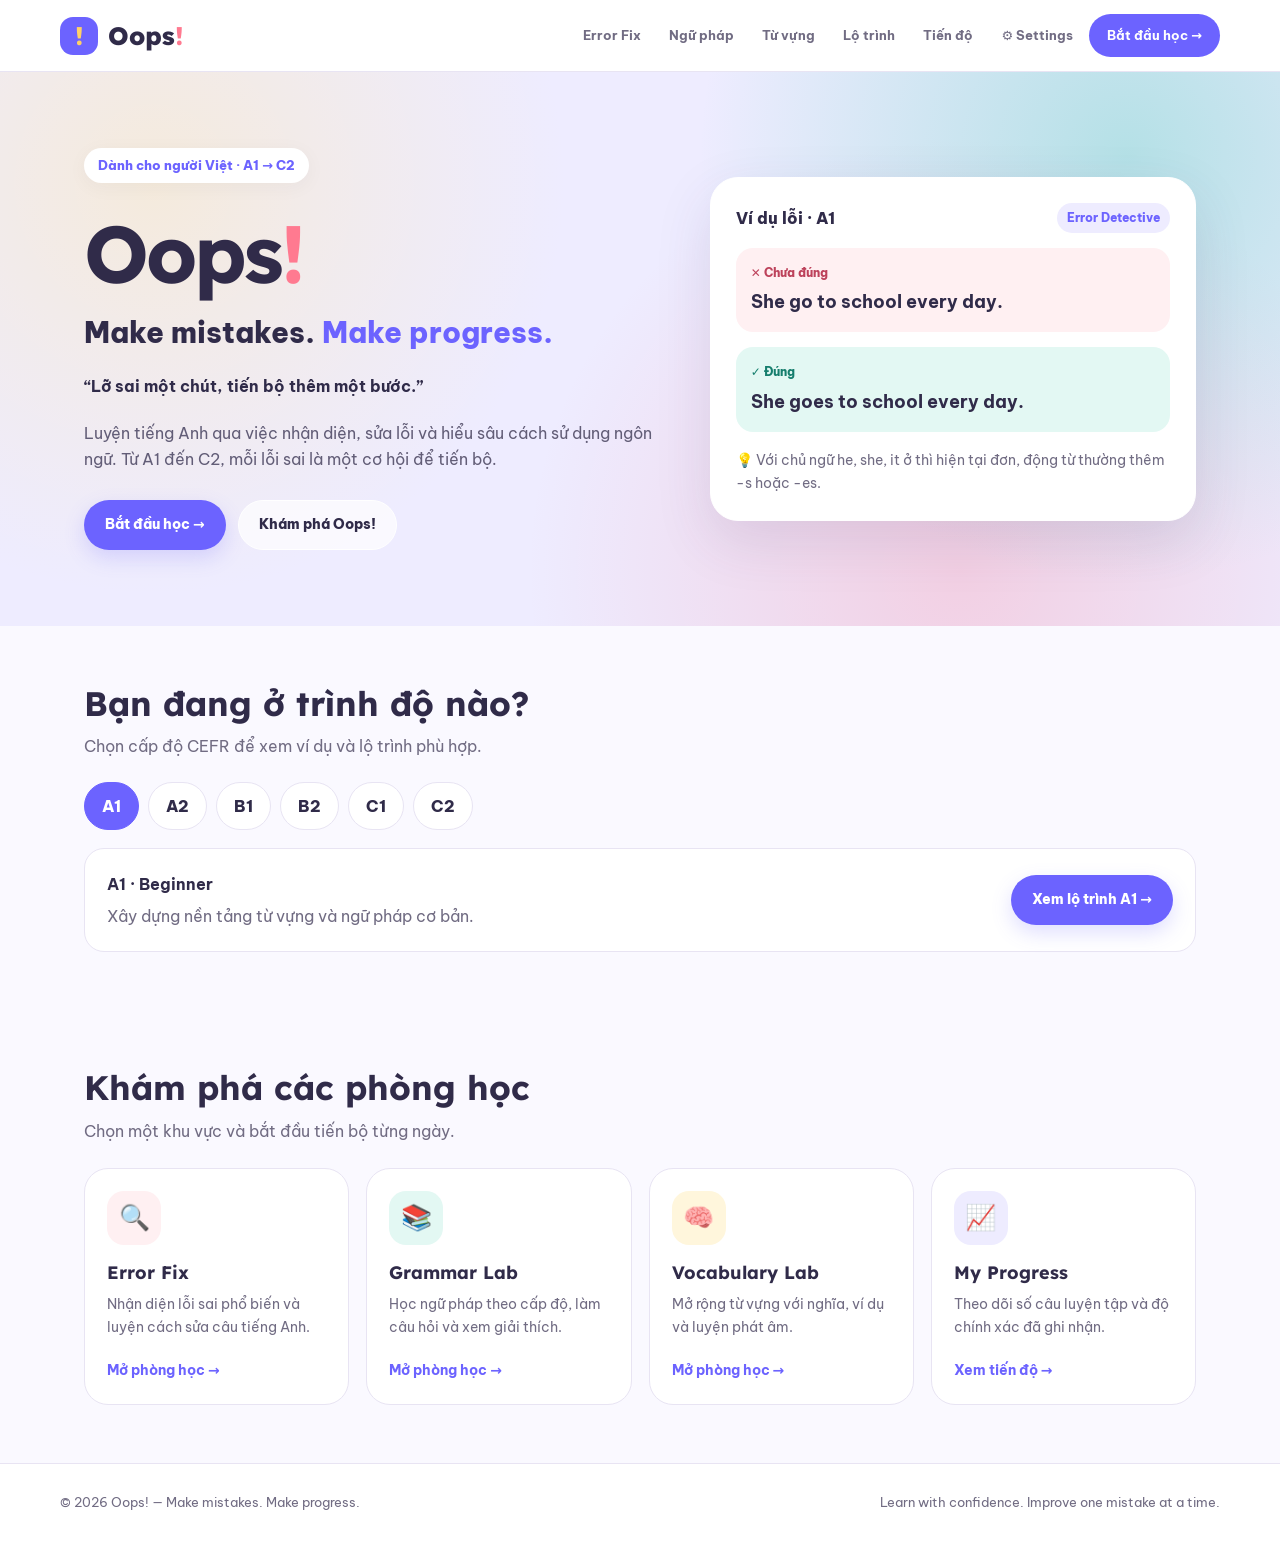
<file: index.html>
<!DOCTYPE html>
<html lang="vi">
<head>
<meta charset="UTF-8">
<meta name="viewport" content="width=device-width, initial-scale=1">
<title>Oops! — Make mistakes. Make progress.</title>
<meta name="description" content="Học tiếng Anh từ lỗi sai, dành cho người Việt từ A1 đến C2.">
<link rel="preconnect" href="https://fonts.googleapis.com">
<link href="https://fonts.googleapis.com/css2?family=Be+Vietnam+Pro:wght@400;500;600;700;800&family=Lexend:wght@500;600;700;800&display=swap" rel="stylesheet">
<style>
:root{--primary:#6c63ff;--primary-soft:#eeecff;--ink:#302b49;--muted:#716c83;--card:#fff;--border:#e8e4f3;--mint:#42c9b5;--mint-soft:#e3f8f3;--coral:#ff7a90;--coral-soft:#fff0f2;--sun:#ffd166;--radius:22px}
*{box-sizing:border-box}
html{scroll-behavior:smooth}
body{margin:0;background:#faf9ff;color:var(--ink);font-family:"Be Vietnam Pro",system-ui,sans-serif;line-height:1.65}
button,input,select{font:inherit}
a{color:inherit;text-decoration:none}
button,a,input,select{outline-offset:4px}
:focus-visible{outline:3px solid #ff8c00}
.topbar{height:72px;position:sticky;top:0;z-index:20;display:flex;align-items:center;justify-content:space-between;gap:14px;padding:0 max(4%,calc((100% - 1160px)/2));background:#ffffffed;backdrop-filter:blur(14px);border-bottom:1px solid var(--border)}
.brand{display:flex;align-items:center;gap:10px;font:800 25px Lexend,sans-serif}
.brand-mark{display:grid;place-items:center;width:38px;height:38px;border-radius:13px;background:var(--primary);color:var(--sun)}
.brand-name span{color:var(--coral)}
.nav{display:flex;gap:4px;align-items:center}
.nav a,.nav button{font-size:13px;font-weight:700;padding:10px 12px;border-radius:999px;background:transparent;border:0;color:var(--muted);cursor:pointer}
.nav a:hover,.nav button:hover{background:var(--primary-soft);color:var(--primary)}
.nav .signin{background:var(--primary);color:white;padding:11px 18px}
.settings-wrap{position:relative}
.settings-menu{position:absolute;right:0;top:48px;width:210px;padding:9px;background:white;border:1px solid var(--border);box-shadow:0 15px 45px #302b4920;border-radius:16px}
.settings-menu button{display:block;width:100%;text-align:left;border-radius:10px}
.hero{position:relative;overflow:hidden;background:radial-gradient(circle at 12% 20%,#ffe8a866,transparent 34%),radial-gradient(circle at 88% 15%,#42c9b555,transparent 35%),radial-gradient(circle at 75% 90%,#ff7a9040,transparent 40%),var(--primary-soft)}
.hero-inner{max-width:1160px;margin:auto;padding:76px 24px;display:grid;grid-template-columns:1.08fr .92fr;align-items:center;gap:55px}
.eyebrow{display:inline-flex;border-radius:999px;background:white;padding:7px 14px;font-size:13px;font-weight:800;color:var(--primary);box-shadow:0 4px 20px #302b490b}
h1,h2,h3{font-family:Lexend,"Be Vietnam Pro",sans-serif;line-height:1.2}
h1{font-size:clamp(50px,7vw,80px);margin:22px 0 8px;letter-spacing:-3px}
h1 span{color:var(--coral)}
.tagline{font-size:clamp(20px,2.5vw,29px);font-weight:800;margin:0}
.tagline span{color:var(--primary)}
.lead{max-width:570px;color:#625d77;font-size:16px;margin:20px 0 0}
.actions{display:flex;gap:12px;flex-wrap:wrap;margin-top:28px}
.btn{display:inline-flex;justify-content:center;align-items:center;min-height:48px;padding:12px 20px;border-radius:999px;border:1px solid transparent;font-weight:800;font-size:14px;cursor:pointer;transition:transform .18s,box-shadow .18s}
.btn:hover{transform:translateY(-2px)}
.btn-primary{background:var(--primary);color:white;box-shadow:0 8px 20px #6c63ff35}
.btn-outline{background:#ffffffb8;border-color:#ffffff;color:var(--ink)}
.example{padding:25px;background:var(--card);border:1px solid #ffffff;border-radius:28px;box-shadow:0 20px 55px #473b7020;transform:rotate(0deg)}
.example-head{display:flex;justify-content:space-between;gap:10px;align-items:center;font-weight:800}
.badge{background:var(--primary-soft);color:var(--primary);border-radius:999px;padding:5px 10px;font-size:12px}
.sample-box{padding:15px;border-radius:17px;margin-top:15px}
.wrong{background:var(--coral-soft)}.right{background:var(--mint-soft)}
.sample-label{font-size:12px;font-weight:800}
.wrong .sample-label{color:#bd425b}.right .sample-label{color:#167e6d}
.sample-sentence{font-size:18px;font-weight:700;margin:5px 0 0}
.why{color:var(--muted);font-size:14px;margin:17px 0 0}
.section{max-width:1160px;padding:58px 24px;margin:auto}
.section h2{font-size:clamp(25px,4vw,34px);margin:0}
.sub{color:var(--muted);margin:9px 0 0}
.levels{display:flex;flex-wrap:wrap;gap:9px;margin-top:22px}
.level{border:1px solid var(--border);background:white;color:var(--ink);border-radius:999px;padding:10px 17px;font-weight:800;cursor:pointer}
.level.active{background:var(--primary);color:white;border-color:var(--primary)}
.level-summary{margin-top:18px;background:white;border:1px solid var(--border);border-radius:20px;padding:22px;display:flex;align-items:center;justify-content:space-between;gap:20px;flex-wrap:wrap}
.level-summary p{margin:5px 0 0;color:var(--muted)}
.cards{display:grid;grid-template-columns:repeat(4,minmax(0,1fr));gap:17px;margin-top:24px}
.feature{display:flex;flex-direction:column;min-height:235px;background:white;border:1px solid var(--border);border-radius:24px;padding:22px;transition:transform .2s,box-shadow .2s,border-color .2s}
.feature:hover{transform:translateY(-5px);box-shadow:0 15px 30px #302b4912;border-color:#c7c1ff}
.feature-icon{width:54px;height:54px;display:grid;place-items:center;border-radius:17px;font-size:25px}
.feature h3{font-size:18px;margin:17px 0 0}
.feature p{color:var(--muted);font-size:14px;margin:9px 0 20px}
.feature strong{margin-top:auto;color:var(--primary);font-size:14px}
.coral-tone{background:var(--coral-soft)}.mint-tone{background:var(--mint-soft)}.sun-tone{background:#fff6dc}.purple-tone{background:var(--primary-soft)}
.footer{border-top:1px solid var(--border);background:white;padding:28px 24px;color:var(--muted);font-size:13px}
.footer-inner{max-width:1160px;margin:auto;display:flex;justify-content:space-between;gap:12px;flex-wrap:wrap}
.dialog-backdrop{position:fixed;inset:0;background:#211b3b70;z-index:50;display:none;align-items:center;justify-content:center;padding:18px}
.dialog-backdrop.show{display:flex}
.dialog{width:min(500px,100%);max-height:90vh;overflow:auto;background:white;border-radius:24px;padding:25px;box-shadow:0 25px 90px #211b3b45}
.dialog-head{display:flex;align-items:center;justify-content:space-between;gap:10px}
.dialog h2{margin:0;font-size:25px}
.close{border:0;background:#f2effa;border-radius:50%;width:38px;height:38px;font-size:20px;cursor:pointer}
.setting-label{display:block;font-size:14px;font-weight:800;margin:20px 0 9px}
.swatches{display:flex;flex-wrap:wrap;gap:10px;align-items:center}
.swatch{width:34px;height:34px;border-radius:50%;border:2px solid white;outline:1px solid #ddd;cursor:pointer}
.swatch.selected{outline:3px solid var(--ink)}
.color-input{width:100%;height:45px;border:1px solid var(--border);border-radius:12px;padding:5px;background:white}
.file-input{display:block;width:100%;padding:12px;border:1px dashed #b8b0d4;border-radius:12px;background:#faf9ff}
.preview{height:95px;border-radius:14px;border:1px solid var(--border);margin-top:12px;background:var(--primary-soft);background-position:center;background-size:cover}
.setting-actions{display:flex;gap:10px;flex-wrap:wrap;margin-top:22px}
.setting-actions .btn{flex:1}
body.accessible{background:#fff;color:#000;font-size:18px}
body.accessible .topbar,body.accessible .feature,body.accessible .level-summary,body.accessible .example,body.accessible .dialog{border:2px solid #000}
body.accessible .hero{background:#fff;border-block:3px solid #000}
body.accessible .lead,body.accessible .sub,body.accessible .why,body.accessible .feature p{color:#222}
body.accessible .btn-primary,body.accessible .level.active{background:#000;color:#fff}
body.accessible .feature,body.accessible .example,body.accessible .level-summary{box-shadow:none}
body.accessible .wrong{border:2px solid #a00020}
body.accessible .right{border:2px solid #006747}
body.has-background .hero{background-image:linear-gradient(#ffffffc9,#ffffffc9),var(--custom-background);background-size:cover;background-position:center}
body.accessible.has-background .hero{background-image:none}
@media(max-width:900px){.nav{gap:0}.nav a{padding:9px 7px;font-size:12px}.cards{grid-template-columns:repeat(2,minmax(0,1fr))}.hero-inner{gap:30px;padding:55px 24px}}
@media(max-width:680px){.topbar{height:auto;min-height:66px;padding:10px 16px;flex-wrap:wrap}.nav{order:3;width:100%;overflow-x:auto;padding-bottom:3px}.nav a{white-space:nowrap}.nav .signin{display:none}.hero-inner{grid-template-columns:1fr;padding:43px 20px;gap:30px}.example{transform:none}.section{padding:42px 20px}.cards{grid-template-columns:1fr 1fr}.feature{padding:17px;min-height:225px}.sample-sentence{font-size:16px}}
@media(max-width:400px){.cards{grid-template-columns:1fr}.tagline{font-size:20px}.brand{font-size:22px}}
</style>
</head>
<body>
<header class="topbar">
  <a class="brand" href="index.html" aria-label="Oops! Trang chủ">
    <span class="brand-mark" aria-hidden="true">!</span>
    <span class="brand-name">Oops<span>!</span></span>
  </a>
  <nav class="nav" aria-label="Điều hướng chính">
    <a href="error-fix.html">Error Fix</a>
    <a href="grammar.html">Ngữ pháp</a>
    <a href="vocabulary.html">Từ vựng</a>
    <a href="roadmap.html">Lộ trình</a>
    <a href="progress.html">Tiến độ</a>
    <div class="settings-wrap">
      <button id="settingsButton" type="button" aria-haspopup="dialog">⚙ Settings</button>
      <div class="settings-menu" id="settingsMenu" hidden>
        <button type="button" id="customizeButton">🎨 Customize appearance</button>
        <button type="button" id="accessibilityButton">♿ Accessible Mode</button>
      </div>
    </div>
    <a class="signin" href="grammar.html">Bắt đầu học →</a>
  </nav>
</header>

<section class="hero">
  <div class="hero-inner">
    <div>
      <span class="eyebrow">Dành cho người Việt · A1 → C2</span>
      <h1>Oops<span>!</span></h1>
      <p class="tagline">Make mistakes. <span>Make progress.</span></p>
      <p style="font-weight:700">“Lỡ sai một chút, tiến bộ thêm một bước.”</p>
      <p class="lead">Luyện tiếng Anh qua việc nhận diện, sửa lỗi và hiểu sâu cách sử dụng ngôn ngữ. Từ A1 đến C2, mỗi lỗi sai là một cơ hội để tiến bộ.</p>
      <div class="actions">
        <a class="btn btn-primary" href="error-fix.html">Bắt đầu học →</a>
        <a class="btn btn-outline" href="#learning">Khám phá Oops!</a>
      </div>
    </div>
    <article class="example" aria-label="Ví dụ sửa lỗi tiếng Anh">
      <div class="example-head"><span>Ví dụ lỗi · <span id="sampleLevel">A1</span></span><span class="badge">Error Detective</span></div>
      <div class="sample-box wrong">
        <div class="sample-label">✕ Chưa đúng</div>
        <p class="sample-sentence" id="wrongSentence">She go to school every day.</p>
      </div>
      <div class="sample-box right">
        <div class="sample-label">✓ Đúng</div>
        <p class="sample-sentence" id="rightSentence">She goes to school every day.</p>
      </div>
      <p class="why" id="explanation">💡 Với chủ ngữ he, she, it ở thì hiện tại đơn, động từ thường thêm -s hoặc -es.</p>
    </article>
  </div>
</section>

<section class="section" id="learning" aria-labelledby="levelHeading">
  <h2 id="levelHeading">Bạn đang ở trình độ nào?</h2>
  <p class="sub">Chọn cấp độ CEFR để xem ví dụ và lộ trình phù hợp.</p>
  <div class="levels" role="group" aria-label="Chọn trình độ">
    <button class="level active" data-level="A1">A1</button>
    <button class="level" data-level="A2">A2</button>
    <button class="level" data-level="B1">B1</button>
    <button class="level" data-level="B2">B2</button>
    <button class="level" data-level="C1">C1</button>
    <button class="level" data-level="C2">C2</button>
  </div>
  <div class="level-summary">
    <div><strong id="levelTitle">A1 · Beginner</strong><p id="levelDescription">Xây dựng nền tảng từ vựng và ngữ pháp cơ bản.</p></div>
    <a class="btn btn-primary" id="roadmapLink" href="roadmap.html">Xem lộ trình A1 →</a>
  </div>
</section>

<section class="section" aria-labelledby="labsHeading">
  <h2 id="labsHeading">Khám phá các phòng học</h2>
  <p class="sub">Chọn một khu vực và bắt đầu tiến bộ từng ngày.</p>
  <div class="cards">
    <a class="feature" href="error-fix.html"><span class="feature-icon coral-tone">🔍</span><h3>Error Fix</h3><p>Nhận diện lỗi sai phổ biến và luyện cách sửa câu tiếng Anh.</p><strong>Mở phòng học →</strong></a>
    <a class="feature" href="grammar.html"><span class="feature-icon mint-tone">📚</span><h3>Grammar Lab</h3><p>Học ngữ pháp theo cấp độ, làm câu hỏi và xem giải thích.</p><strong>Mở phòng học →</strong></a>
    <a class="feature" href="vocabulary.html"><span class="feature-icon sun-tone">🧠</span><h3>Vocabulary Lab</h3><p>Mở rộng từ vựng với nghĩa, ví dụ và luyện phát âm.</p><strong>Mở phòng học →</strong></a>
    <a class="feature" href="progress.html"><span class="feature-icon purple-tone">📈</span><h3>My Progress</h3><p>Theo dõi số câu luyện tập và độ chính xác đã ghi nhận.</p><strong>Xem tiến độ →</strong></a>
  </div>
</section>

<footer class="footer"><div class="footer-inner"><span>© 2026 Oops! — Make mistakes. Make progress.</span><span>Learn with confidence. Improve one mistake at a time.</span></div></footer>

<div class="dialog-backdrop" id="customizeDialog" role="presentation">
  <section class="dialog" role="dialog" aria-modal="true" aria-labelledby="dialogTitle">
    <div class="dialog-head"><h2 id="dialogTitle">🎨 Customize appearance</h2><button class="close" type="button" id="closeDialog" aria-label="Đóng">×</button></div>
    <p class="sub">Cá nhân hóa giao diện Oops! theo sở thích của bạn.</p>
    <label class="setting-label" for="accentColor">Màu chủ đạo</label>
    <div class="swatches" id="swatches">
      <button class="swatch selected" data-color="#6c63ff" style="background:#6c63ff" aria-label="Tím"></button>
      <button class="swatch" data-color="#2878e5" style="background:#2878e5" aria-label="Xanh dương"></button>
      <button class="swatch" data-color="#19a58a" style="background:#19a58a" aria-label="Xanh mint"></button>
      <button class="swatch" data-color="#f06b91" style="background:#f06b91" aria-label="Hồng"></button>
      <button class="swatch" data-color="#f39b35" style="background:#f39b35" aria-label="Cam"></button>
      <button class="swatch" data-color="#343044" style="background:#343044" aria-label="Than chì"></button>
    </div>
    <label class="setting-label" for="accentColor">Hoặc chọn màu bất kỳ</label>
    <input class="color-input" type="color" id="accentColor" value="#6c63ff">
    <label class="setting-label" for="backgroundUpload">Tải ảnh nền từ máy tính</label>
    <input class="file-input" type="file" id="backgroundUpload" accept="image/png,image/jpeg,image/webp">
    <div class="preview" id="backgroundPreview" aria-label="Xem trước ảnh nền"></div>
    <div class="setting-actions">
      <button class="btn btn-primary" type="button" id="saveSettings">Lưu giao diện</button>
      <button class="btn btn-outline" type="button" id="resetSettings">Khôi phục mặc định</button>
    </div>
    <p class="sub" id="settingsStatus" role="status" aria-live="polite"></p>
  </section>
</div>

<script>
const levels = {
 A1:{name:"Beginner",desc:"Xây dựng nền tảng từ vựng và ngữ pháp cơ bản.",wrong:"She go to school every day.",right:"She goes to school every day.",why:"Với chủ ngữ she ở thì hiện tại đơn, động từ thường thêm -s hoặc -es."},
 A2:{name:"Elementary",desc:"Mở rộng vốn từ và sử dụng cấu trúc quen thuộc.",wrong:"Yesterday, I goed to school.",right:"Yesterday, I went to school.",why:"Go là động từ bất quy tắc; dạng quá khứ của go là went."},
 B1:{name:"Intermediate",desc:"Kết nối ý tưởng và diễn đạt trải nghiệm rõ ràng hơn.",wrong:"I have seen him yesterday.",right:"I saw him yesterday.",why:"Khi có mốc thời gian đã kết thúc như yesterday, thường dùng Past Simple."},
 B2:{name:"Upper Intermediate",desc:"Phát triển lập luận, độ chính xác và cách dùng từ.",wrong:"Despite of the rain, we went out.",right:"Despite the rain, we went out.",why:"Despite đi trực tiếp với danh từ hoặc cụm danh từ; không thêm of."},
 C1:{name:"Advanced",desc:"Dùng ngôn ngữ linh hoạt và chính xác trong ngữ cảnh phức tạp.",wrong:"Rarely I have seen such a view.",right:"Rarely have I seen such a view.",why:"Khi rarely đứng đầu câu để nhấn mạnh, thường dùng đảo ngữ trợ động từ."},
 C2:{name:"Proficient",desc:"Tinh chỉnh sắc thái nghĩa, văn phong và cấu trúc nâng cao.",wrong:"Had I knew, I would have helped.",right:"Had I known, I would have helped.",why:"Trong đảo ngữ điều kiện loại 3, dùng Had + chủ ngữ + past participle."}
};
const root = document.documentElement;
const body = document.body;
const settingsButton = document.getElementById("settingsButton");
const settingsMenu = document.getElementById("settingsMenu");
const dialogBackdrop = document.getElementById("customizeDialog");
const colorInput = document.getElementById("accentColor");
const upload = document.getElementById("backgroundUpload");
const preview = document.getElementById("backgroundPreview");
let pendingImage = null;
let currentImage = null;

function applyColor(color){
 if(!/^#[0-9a-f]{6}$/i.test(color)) return;
 root.style.setProperty("--primary",color);
 root.style.setProperty("--primary-soft",color+"20");
 colorInput.value=color;
 document.querySelectorAll(".swatch").forEach(b=>b.classList.toggle("selected",b.dataset.color.toLowerCase()===color.toLowerCase()));
}
function applyImage(image){
 currentImage=image;
 if(image){
   body.classList.add("has-background");
   root.style.setProperty("--custom-background",`url("${image}")`);
   preview.style.backgroundImage=`url("${image}")`;
 }else{
   body.classList.remove("has-background");
   root.style.removeProperty("--custom-background");
   preview.style.backgroundImage="none";
 }
}
function loadSettings(){
 try{
  const saved=JSON.parse(localStorage.getItem("oopsAppearance")||"{}");
  if(saved.color) applyColor(saved.color);
  if(saved.image) applyImage(saved.image);
 }catch(e){console.warn("Không thể tải tùy chỉnh đã lưu",e)}
}
function openCustomize(){
 settingsMenu.hidden=true;
 dialogBackdrop.classList.add("show");
 document.getElementById("closeDialog").focus();
}
function closeCustomize(){
 dialogBackdrop.classList.remove("show");
 document.getElementById("customizeButton").focus();
}
settingsButton.addEventListener("click",()=>{
 settingsMenu.hidden=!settingsMenu.hidden;
});
document.addEventListener("click",e=>{
 if(!e.target.closest(".settings-wrap")) settingsMenu.hidden=true;
});
document.getElementById("customizeButton").addEventListener("click",openCustomize);
document.getElementById("accessibilityButton").addEventListener("click",()=>{
 const enabled=body.classList.toggle("accessible");
 document.getElementById("accessibilityButton").textContent=enabled?"✓ Normal Mode":"♿ Accessible Mode";
 settingsMenu.hidden=true;
});
document.getElementById("closeDialog").addEventListener("click",closeCustomize);
dialogBackdrop.addEventListener("click",e=>{if(e.target===dialogBackdrop)closeCustomize()});
document.addEventListener("keydown",e=>{
 if(e.key==="Escape"){
  settingsMenu.hidden=true;
  if(dialogBackdrop.classList.contains("show"))closeCustomize();
 }
});
document.querySelectorAll(".swatch").forEach(button=>{
 button.addEventListener("click",()=>applyColor(button.dataset.color));
});
colorInput.addEventListener("input",()=>applyColor(colorInput.value));
upload.addEventListener("change",()=>{
 const file=upload.files&&upload.files[0];
 if(!file)return;
 if(!["image/jpeg","image/png","image/webp"].includes(file.type)){
  document.getElementById("settingsStatus").textContent="Vui lòng chọn ảnh JPG, PNG hoặc WebP.";
  upload.value="";
  return;
 }
 if(file.size>2*1024*1024){
  document.getElementById("settingsStatus").textContent="Ảnh quá lớn. Hãy chọn ảnh tối đa 2 MB.";
  upload.value="";
  return;
 }
 const reader=new FileReader();
 reader.onload=()=>{
  pendingImage=String(reader.result);
  preview.style.backgroundImage=`url("${pendingImage}")`;
  document.getElementById("settingsStatus").textContent="Đã xem trước ảnh. Nhấn Lưu giao diện để áp dụng.";
 };
 reader.readAsDataURL(file);
});
document.getElementById("saveSettings").addEventListener("click",()=>{
 const imageToSave=pendingImage!==null?pendingImage:currentImage;
 const settings={color:colorInput.value,image:imageToSave};
 try{
  localStorage.setItem("oopsAppearance",JSON.stringify(settings));
  applyColor(settings.color);
  applyImage(settings.image);
  pendingImage=null;
  document.getElementById("settingsStatus").textContent="Đã lưu giao diện trên trình duyệt này.";
 }catch(e){
  document.getElementById("settingsStatus").textContent="Không thể lưu. Hãy thử ảnh nhỏ hơn hoặc xóa ảnh nền cũ.";
 }
});
document.getElementById("resetSettings").addEventListener("click",()=>{
 applyColor("#6c63ff");pendingImage=null;applyImage(null);upload.value="";
 try{localStorage.removeItem("oopsAppearance")}catch(e){}
 document.getElementById("settingsStatus").textContent="Đã khôi phục giao diện mặc định.";
});
document.querySelectorAll(".level").forEach(button=>{
 button.addEventListener("click",()=>{
  const level=button.dataset.level;
  document.querySelectorAll(".level").forEach(b=>b.classList.toggle("active",b===button));
  document.getElementById("sampleLevel").textContent=level;
  document.getElementById("wrongSentence").textContent=levels[level].wrong;
  document.getElementById("rightSentence").textContent=levels[level].right;
  document.getElementById("explanation").textContent="💡 "+levels[level].why;
  document.getElementById("levelTitle").textContent=level+" · "+levels[level].name;
  document.getElementById("levelDescription").textContent=levels[level].desc;
  document.getElementById("roadmapLink").textContent="Xem lộ trình "+level+" →";
  document.getElementById("roadmapLink").href="roadmap.html";
 });
});
loadSettings();
</script>
</body>
</html>
</file>
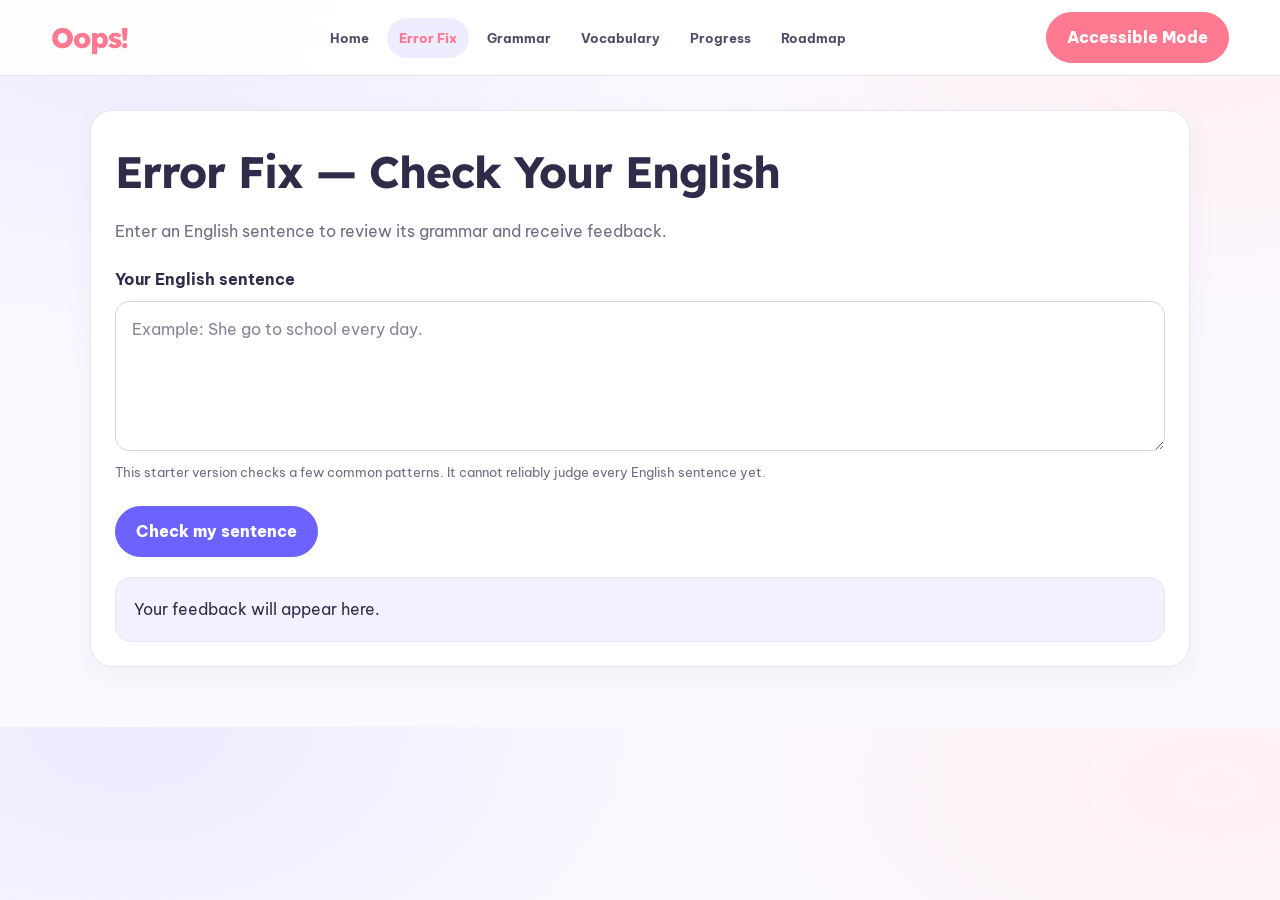
<file: error-fix.html>
<!DOCTYPE html>
<html lang="en">

<head>
  <meta charset="UTF-8">
  <meta name="viewport" content="width=device-width, initial-scale=1.0">
  <title>Error Fix | Oops!</title>

  <link rel="preconnect" href="https://fonts.googleapis.com">
  <link rel="preconnect" href="https://fonts.gstatic.com" crossorigin>
  <link href="https://fonts.googleapis.com/css2?family=Be+Vietnam+Pro:wght@400;500;600;700;800&family=Lexend:wght@400;500;600;700;800&display=swap" rel="stylesheet">

  <link rel="stylesheet" href="theme.css">

  <style>
    :root {
      --purple: #6c63ff;
      --pink: #ff7a90;
      --mint: #42c9b5;
      --ink: #302b49;
      --muted: #716c83;
      --paper: #ffffff;
      --bg: #faf9ff;
      --border: #e8e4f3;
      --radius: 22px;
    }

    * { box-sizing: border-box; }

    html { scroll-behavior: smooth; }

    body {
      margin: 0;
      font-family: "Be Vietnam Pro", system-ui, sans-serif;
      color: var(--ink);
      background:
        radial-gradient(ellipse at 10% 0%, #eeeaff 0, transparent 36%),
        radial-gradient(ellipse at 95% 8%, #fff0f4 0, transparent 30%),
        var(--bg);
      line-height: 1.7;
    }

    button, input, textarea { font: inherit; }

    button, a { -webkit-tap-highlight-color: transparent; }

    a { color: var(--purple); }

    button:focus-visible,
    a:focus-visible,
    textarea:focus-visible {
      outline: 3px solid #d97706;
      outline-offset: 3px;
    }

    header {
      position: sticky;
      top: 0;
      z-index: 20;
      min-height: 76px;
      background: rgba(255,255,255,.94);
      backdrop-filter: blur(12px);
      border-bottom: 1px solid var(--border);
      padding: 12px max(4%, calc((100% - 1200px)/2));
      display: flex;
      align-items: center;
      justify-content: space-between;
      gap: 18px;
      flex-wrap: wrap;
    }

    .logo {
      flex: 0 0 auto;
      font-family: "Lexend", sans-serif;
      font-size: 28px;
      line-height: 1;
      font-weight: 800;
      letter-spacing: -1.2px;
      color: var(--pink);
      text-decoration: none;
    }

    nav {
      display: flex;
      align-items: center;
      justify-content: center;
      flex: 1 1 500px;
      gap: 6px;
      flex-wrap: wrap;
    }

    nav a {
      display: inline-flex;
      align-items: center;
      min-height: 40px;
      padding: 8px 12px;
      border-radius: 999px;
      color: #514b68;
      text-decoration: none;
      font-size: 13px;
      font-weight: 700;
      white-space: nowrap;
    }

    nav a:hover,
    nav a[aria-current="page"] {
      background: #eeecff;
      color: var(--pink);
    }

    #mode {
      display: inline-flex;
      align-items: center;
      justify-content: center;
      min-height: 46px;
      padding: 11px 20px;
      border: 1px solid var(--pink);
      border-radius: 999px;
      background: var(--pink);
      color: white;
      font-weight: 800;
      cursor: pointer;
      margin: 0;
      transition: transform .18s, filter .18s;
    }

    #mode:hover {
      filter: brightness(.96);
      transform: translateY(-1px);
    }

    main {
      width: min(1100px, 92%);
      margin: 34px auto 60px;
    }

    .panel {
      background: var(--paper);
      border: 1px solid var(--border);
      border-radius: var(--radius);
      padding: clamp(18px, 3vw, 30px);
      margin: 20px 0;
      box-shadow: 0 12px 34px #302b490c;
    }

    h1, h2, h3 {
      font-family: "Lexend", "Be Vietnam Pro", sans-serif;
      line-height: 1.3;
    }

    h1 {
      font-size: clamp(30px, 5vw, 44px);
      margin: 8px 0 18px;
      letter-spacing: -1px;
    }

    .intro { color: var(--muted); }

    label {
      display: block;
      font-weight: 700;
      margin: 20px 0 8px;
    }

    textarea {
      display: block;
      width: 100%;
      min-height: 150px;
      padding: 14px 16px;
      border: 1px solid #d8d2ed;
      border-radius: 14px;
      background: #fff;
      color: var(--ink);
      font: inherit;
      resize: vertical;
    }

    textarea::placeholder { color: #888398; }

    .note {
      color: var(--muted);
      font-size: 13px;
      margin-top: 10px;
    }

    #check-form button {
      display: inline-flex;
      justify-content: center;
      align-items: center;
      min-height: 46px;
      padding: 11px 20px;
      border: 1px solid var(--purple);
      border-radius: 999px;
      background: var(--purple);
      color: white;
      font-weight: 800;
      cursor: pointer;
      margin: 10px 8px 0 0;
      transition: transform .18s, filter .18s;
    }

    #check-form button:hover {
      filter: brightness(.96);
      transform: translateY(-1px);
    }

    #result {
      margin-top: 20px;
      padding: 18px;
      border-radius: 16px;
      background: #f3f0ff;
      border: 1px solid var(--border);
      color: var(--ink);
      overflow-wrap: anywhere;
    }

    body.accessible {
      background: #fff !important;
      color: #111 !important;
      font-size: 19px;
      line-height: 1.9;
    }

    body.accessible header,
    body.accessible .panel,
    body.accessible #result {
      background: #fff !important;
      color: #111 !important;
      border: 2px solid #111 !important;
      box-shadow: none !important;
    }

    body.accessible nav a,
    body.accessible .logo,
    body.accessible a {
      color: #111 !important;
      text-decoration: underline;
    }

    body.accessible textarea {
      background: #fff;
      color: #111;
      border: 2px solid #111;
    }

    body.accessible #mode,
    body.accessible #check-form button {
      background: #111 !important;
      color: #fff !important;
      border: 2px solid #111 !important;
    }

    body.accessible .intro,
    body.accessible .note {
      color: #333 !important;
    }

    @media (max-width: 820px) {
      header { justify-content: center; }
      nav { order: 3; flex-basis: 100%; }
    }

    @media (max-width: 600px) {
      header {
        position: static;
        padding: 14px 4%;
        gap: 12px;
      }

      .logo { font-size: 26px; }

      nav { gap: 2px; }

      nav a {
        font-size: 12px;
        padding: 7px 9px;
      }

      main {
        width: 94%;
        margin: 20px auto 40px;
      }

      .panel {
        padding: 19px;
        border-radius: 20px;
      }

      #check-form button {
        width: 100%;
        margin-right: 0;
      }
    }

    @media (prefers-reduced-motion: reduce) {
      html { scroll-behavior: auto; }
      *, *::before, *::after {
        transition: none !important;
        animation: none !important;
      }
    }
  </style>
</head>
<body>
  <header>
    <a class="logo" href="index.html">Oops!</a>
    <nav aria-label="Main navigation">
      <a href="index.html">Home</a>
      <a href="error-fix.html" aria-current="page">Error Fix</a>
      <a href="grammar.html">Grammar</a>
      <a href="vocabulary.html">Vocabulary</a>
      <a href="progress.html">Progress</a>
      <a href="roadmap.html">Roadmap</a>
    </nav>
    <button type="button" id="mode" aria-pressed="false">
      Accessible Mode
    </button>
  </header>

  <main>
    <section class="panel">
      <h1>Error Fix — Check Your English</h1>
      <p class="intro">
        Enter an English sentence to review its grammar and receive feedback.
      </p>

      <form id="check-form">
        <label for="sentence">Your English sentence</label>
        <textarea id="sentence" required
          placeholder="Example: She go to school every day."
          aria-describedby="check-note"></textarea>
        <p class="note" id="check-note">
          This starter version checks a few common patterns. It cannot reliably
          judge every English sentence yet.
        </p>
        <button type="submit">Check my sentence</button>
      </form>

      <div id="result" role="status" aria-live="polite">
        Your feedback will appear here.
      </div>
    </section>
  </main>

  <script>
    const form = document.getElementById("check-form");
    const sentence = document.getElementById("sentence");
    const result = document.getElementById("result");

    form.addEventListener("submit", function(event) {
      event.preventDefault();
      const text = sentence.value.trim();

      if (!text) {
        result.textContent = "Please enter an English sentence.";
        return;
      }

      const patterns = [
        {
          regex: /\bshe go\b/i,
          correction: "She goes",
          explanation: "In the present simple, use goes with he, she and it."
        },
        {
          regex: /\bhe go\b/i,
          correction: "He goes",
          explanation: "In the present simple, use goes with he, she and it."
        },
        {
          regex: /\bi am agree\b/i,
          correction: "I agree",
          explanation: "Agree is a verb, so we normally say I agree, not I am agree."
        },
        {
          regex: /\bshe don't\b/i,
          correction: "She doesn't",
          explanation: "Use doesn't with he, she and it in present-simple negatives."
        },
        {
          regex: /\bhe don't\b/i,
          correction: "He doesn't",
          explanation: "Use doesn't with he, she and it in present-simple negatives."
        }
      ];

      const found = patterns.find(item => item.regex.test(text));

      if (found) {
        const corrected = text.replace(found.regex, found.correction);
        result.replaceChildren();

        const heading = document.createElement("strong");
        heading.textContent = "A possible error was found";
        const correctedLine = document.createElement("p");
        correctedLine.textContent = "Suggested correction: " + corrected;
        const explanation = document.createElement("p");
        explanation.textContent = "Explanation: " + found.explanation;

        result.append(heading, correctedLine, explanation);
      } else {
        result.textContent =
          "This starter checker did not detect one of its listed error patterns. " +
          "That does not prove the sentence is correct. A more complete language " +
          "checker is needed to assess arbitrary sentences reliably.";
      }
    });

    document.getElementById("mode").addEventListener("click", function() {
      const enabled = document.body.classList.toggle("accessible");
      this.setAttribute("aria-pressed", String(enabled));
      this.textContent = enabled ? "Normal Mode" : "Accessible Mode";
    });
  </script>
</body>
</html>
</file>
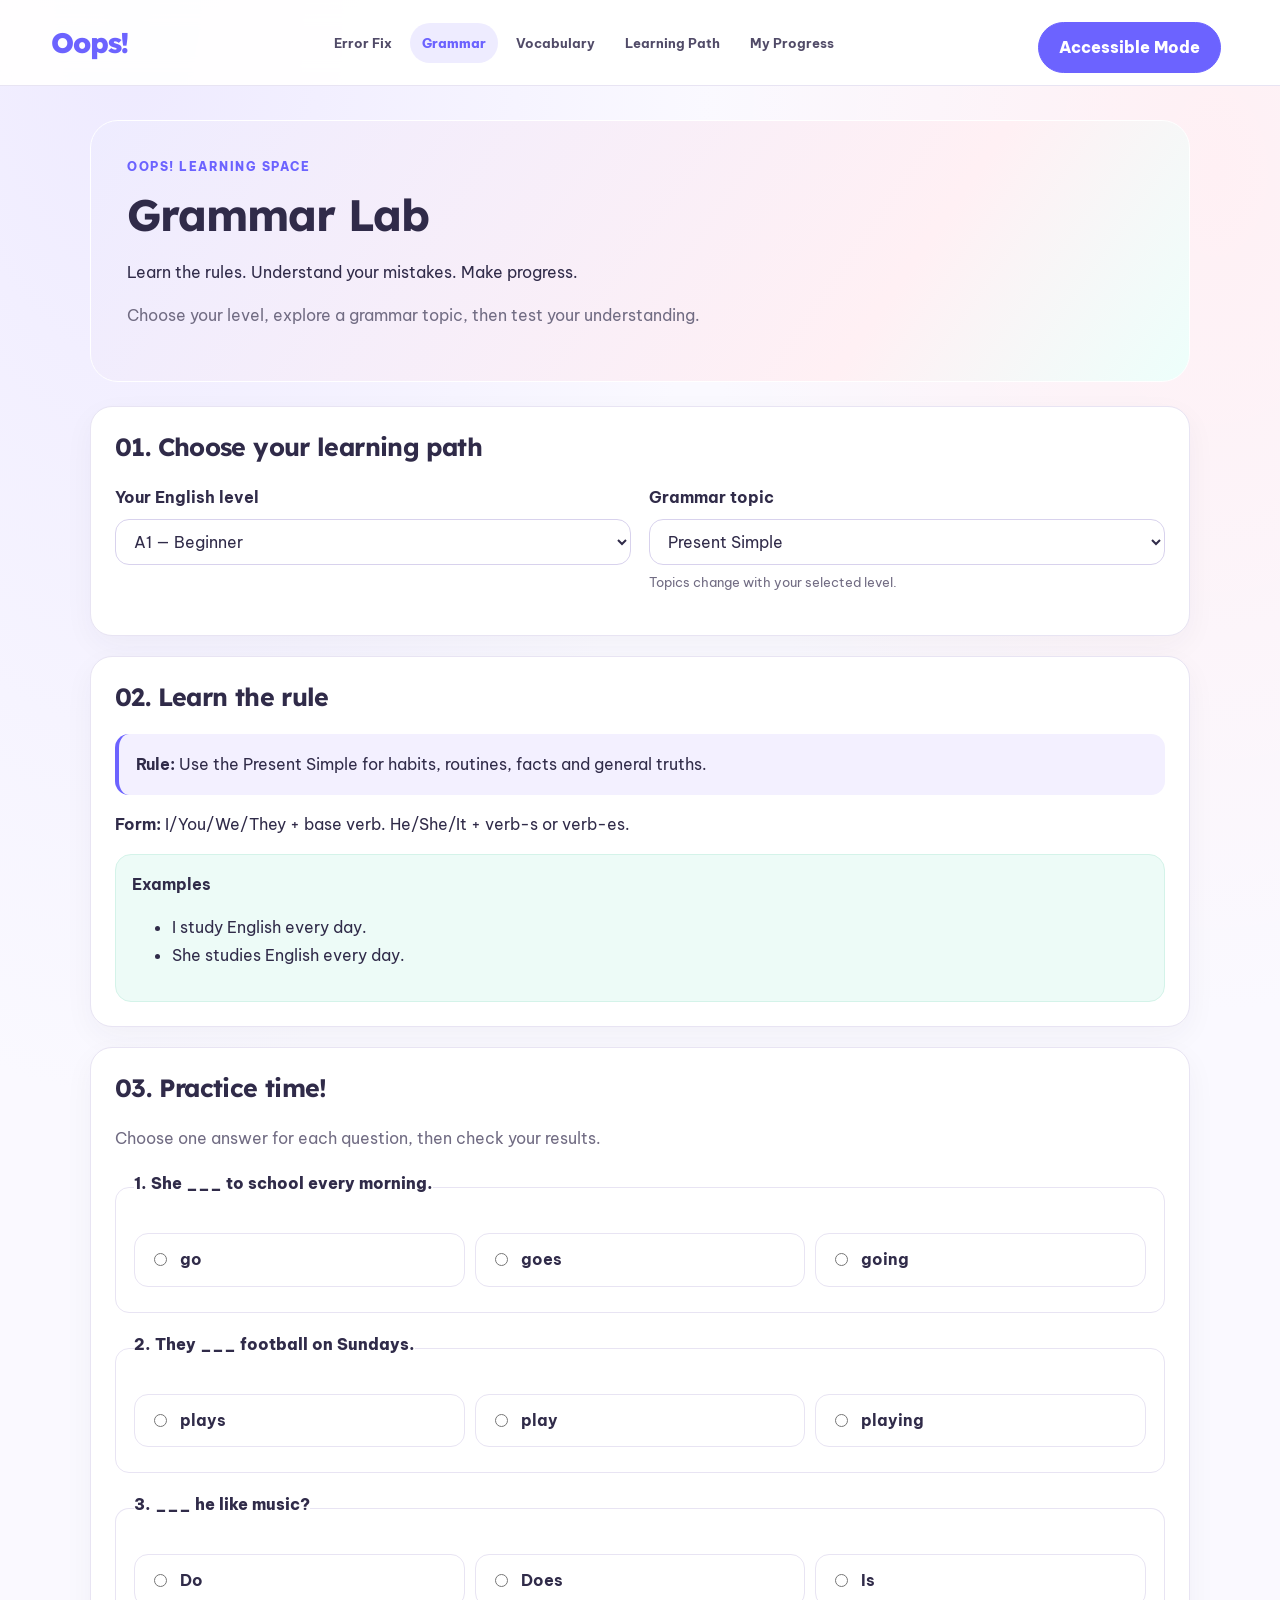
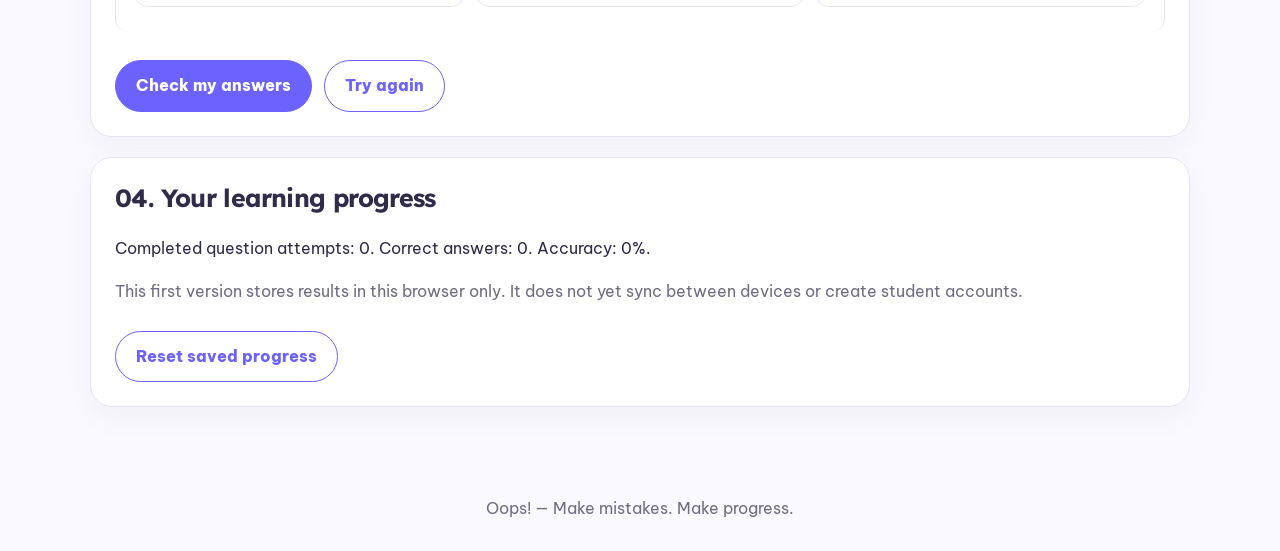
<file: grammar.html>
<!DOCTYPE html>
<html lang="en">
<head>
  <meta charset="UTF-8">
  <meta name="viewport" content="width=device-width, initial-scale=1.0">
  <title>Grammar Lab | Oops!</title>
  <link rel="preconnect" href="https://fonts.googleapis.com">
  <link rel="preconnect" href="https://fonts.gstatic.com" crossorigin>
  <link href="https://fonts.googleapis.com/css2?family=Be+Vietnam+Pro:wght@400;500;600;700;800&family=Lexend:wght@400;500;600;700;800&display=swap" rel="stylesheet">
  <link rel="stylesheet" href="theme.css">
  <style>
    :root {
      --purple: #6c63ff;
      --pink: #ff7a90;
      --mint: #42c9b5;
      --yellow: #ffd166;
      --ink: #302b49;
      --muted: #716c83;
      --paper: #ffffff;
      --bg: #faf9ff;
      --border: #e8e4f3;
      --green: #147d59;
      --red: #b4233d;
      --radius: 22px;
    }

    * { box-sizing: border-box; }
    html { scroll-behavior: smooth; }
    body {
      margin: 0;
      font-family: "Be Vietnam Pro", system-ui, sans-serif;
      color: var(--ink);
      background:
        radial-gradient(ellipse at 10% 0%, #eeeaff 0, transparent 36%),
        radial-gradient(ellipse at 95% 8%, #fff0f4 0, transparent 30%),
        var(--bg);
      line-height: 1.7;
    }
    button, select, input, textarea { font: inherit; }
    button, select, a { -webkit-tap-highlight-color: transparent; }
    a { color: var(--purple); }
    button:focus-visible, select:focus-visible, a:focus-visible,
    input:focus-visible, textarea:focus-visible {
      outline: 3px solid #d97706;
      outline-offset: 3px;
    }

    header {
      position: sticky;
      top: 0;
      z-index: 20;
      min-height: 76px;
      background: rgba(255,255,255,.94);
      backdrop-filter: blur(12px);
      border-bottom: 1px solid var(--border);
      padding: 12px max(4%, calc((100% - 1200px)/2));
      display: flex;
      align-items: center;
      justify-content: space-between;
      gap: 18px;
      flex-wrap: wrap;
    }
    .logo {
      flex: 0 0 auto;
      font-family: "Lexend", sans-serif;
      font-size: 28px;
      line-height: 1;
      font-weight: 800;
      letter-spacing: -1.2px;
      color: var(--purple);
      text-decoration: none;
    }
    nav {
      display: flex;
      align-items: center;
      justify-content: center;
      flex: 1 1 500px;
      gap: 6px;
      flex-wrap: wrap;
    }
    nav a {
      display: inline-flex;
      align-items: center;
      min-height: 40px;
      padding: 8px 12px;
      border-radius: 999px;
      color: #514b68;
      text-decoration: none;
      font-size: 13px;
      font-weight: 700;
      white-space: nowrap;
    }
    nav a:hover, nav a[aria-current="page"] {
      background: #eeecff;
      color: var(--purple);
    }
    .header-actions {
      display: flex;
      align-items: center;
      gap: 8px;
      flex-wrap: wrap;
    }
    main { width: min(1100px, 92%); margin: 34px auto 60px; }
    .hero {
      padding: clamp(22px, 4vw, 36px);
      border-radius: 28px;
      background: linear-gradient(125deg, #eeecff, #fff0f4 72%, #edfffb);
      border: 1px solid #fff;
      margin-bottom: 24px;
    }
    .eyebrow {
      color: var(--purple);
      font-size: 12px;
      font-weight: 800;
      letter-spacing: 1.5px;
      text-transform: uppercase;
    }
    h1, h2, h3 { font-family: "Lexend", "Be Vietnam Pro", sans-serif; line-height: 1.3; }
    h1 { font-size: clamp(30px, 5vw, 44px); margin: 8px 0; letter-spacing: -1px; }
    h2 { margin-top: 0; font-size: clamp(20px, 3vw, 25px); }
    h3 { margin-top: 0; }
    .muted { color: var(--muted); }
    .panel {
      background: var(--paper);
      border: 1px solid var(--border);
      border-radius: var(--radius);
      padding: clamp(18px, 3vw, 26px);
      margin: 20px 0;
      box-shadow: 0 12px 34px #302b490c;
    }
    .filters {
      display: grid;
      grid-template-columns: repeat(2, minmax(0, 1fr));
      gap: 18px;
    }
    label { display: block; font-weight: 700; margin-bottom: 7px; }
    select {
      width: 100%;
      min-height: 46px;
      padding: 11px 14px;
      border: 1px solid #d8d2ed;
      border-radius: 14px;
      background: #fff;
      color: var(--ink);
    }
    #topicHelp { display: block; margin-top: 6px; font-size: 13px; }
    .topic-list { display: flex; flex-wrap: wrap; gap: 10px; margin-top: 18px; }
    .topic {
      min-height: 42px;
      border: 1px solid #d8d2f5;
      background: #fff;
      border-radius: 999px;
      padding: 9px 15px;
      cursor: pointer;
      color: var(--ink);
      font-weight: 600;
      transition: transform .18s, background .18s, border-color .18s;
    }
    .topic:hover, .answer:hover { transform: translateY(-1px); border-color: var(--purple); }
    .topic[aria-pressed="true"] { background: var(--purple); color: #fff; border-color: var(--purple); }
    .rule {
      background: #f3f0ff;
      padding: 17px;
      border-left: 4px solid var(--purple);
      border-radius: 14px;
      margin: 14px 0;
    }
    .example {
      background: #edfbf7;
      border: 1px solid #d4f3e9;
      border-radius: 16px;
      padding: 16px;
      margin-top: 12px;
    }
    .question { padding: 20px 0; border: 0; border-bottom: 1px solid var(--border); min-width: 0; }
    .question:last-child { border-bottom: 0; }
    .question legend { font-weight: 800; padding: 0 0 8px; }
    .answers { display: grid; grid-template-columns: repeat(3, minmax(0, 1fr)); gap: 10px; margin-top: 10px; }
    .answer {
      display: flex;
      align-items: flex-start;
      gap: 10px;
      min-width: 0;
      background: #fff;
      border: 1px solid var(--border);
      border-radius: 14px;
      padding: 12px 14px;
      cursor: pointer;
      transition: transform .18s, border-color .18s;
    }
    .answer input { flex: 0 0 auto; margin-top: 7px; accent-color: var(--purple); }
    .primary, button.primary {
      display: inline-flex;
      justify-content: center;
      align-items: center;
      min-height: 46px;
      background: var(--purple);
      color: white;
      border: 1px solid var(--purple);
      padding: 11px 20px;
      border-radius: 999px;
      font-weight: 800;
      cursor: pointer;
      margin: 10px 8px 0 0;
      transition: transform .18s, filter .18s;
    }
    .primary:hover { filter: brightness(.96); transform: translateY(-1px); }
    #resetBtn, #clearProgress { background: #fff; color: var(--purple); }
    .feedback { margin-top: 16px; padding: 18px; border-radius: 16px; background: #f3f0ff; border: 1px solid var(--border); }
    .correct { color: var(--green); font-weight: 800; }
    .incorrect { color: var(--red); font-weight: 800; }
    .sr-only {
      position: absolute; width: 1px; height: 1px; padding: 0; margin: -1px;
      overflow: hidden; clip: rect(0, 0, 0, 0); white-space: nowrap; border: 0;
    }
    footer { text-align: center; padding: 28px 18px; color: var(--muted); }

    body.accessible {
      background: #fff !important;
      color: #111 !important;
      font-size: 19px;
      line-height: 1.9;
    }
    body.accessible header, body.accessible .panel, body.accessible .hero,
    body.accessible .example, body.accessible .rule, body.accessible .feedback {
      background: #fff !important; color: #111 !important;
      border: 2px solid #111 !important; box-shadow: none !important;
    }
    body.accessible nav a, body.accessible .logo, body.accessible a {
      color: #111 !important; text-decoration: underline;
    }
    body.accessible .topic, body.accessible .answer, body.accessible select {
      border: 2px solid #111; color: #111;
    }
    body.accessible .topic[aria-pressed="true"],
    body.accessible .primary, body.accessible button.primary {
      background: #111 !important; color: #fff !important; border-color: #111 !important;
    }
    body.accessible .muted { color: #333 !important; }
    @media (max-width: 820px) {
      header { justify-content: center; }
      nav { order: 3; flex-basis: 100%; }
      .answers { grid-template-columns: 1fr; }
    }
    @media (max-width: 600px) {
      header { position: static; padding: 14px 4%; gap: 12px; }
      .logo { font-size: 26px; }
      nav { gap: 2px; }
      nav a { font-size: 12px; padding: 7px 9px; }
      .header-actions { justify-content: center; }
      main { width: 94%; margin: 20px auto 40px; }
      .hero, .panel { padding: 19px; border-radius: 20px; }
      .filters { grid-template-columns: 1fr; }
      .primary, button.primary { width: 100%; margin-right: 0; }
    }
  </style>
</head>
<body>
  <header>
    <a class="logo" href="index.html" aria-label="Oops! Home">Oops!</a>
    <nav aria-label="Main navigation">
      <a href="error-fix.html">Error Fix</a>
      <a href="grammar.html" aria-current="page">Grammar</a>
      <a href="vocabulary.html">Vocabulary</a>
      <a href="roadmap.html">Learning Path</a>
      <a href="progress.html">My Progress</a>
    </nav>
    <div class="header-actions">
      <button class="primary" id="modeBtn" type="button" aria-pressed="false">Accessible Mode</button>
    </div>
  </header>

  <main>
    <section class="hero">
      <div class="eyebrow">OOPS! LEARNING SPACE</div>
      <h1>Grammar Lab</h1>
      <p>Learn the rules. Understand your mistakes. Make progress.</p>
      <p class="muted">Choose your level, explore a grammar topic, then test your understanding.</p>
    </section>

    <section class="panel" aria-labelledby="chooseTitle">
      <h2 id="chooseTitle">01. Choose your learning path</h2>
      <div class="filters">
        <div>
          <label for="level">Your English level</label>
          <select id="level">
            <option value="A1">A1 — Beginner</option>
            <option value="A2">A2 — Elementary</option>
            <option value="B1">B1 — Intermediate</option>
            <option value="B2">B2 — Upper-intermediate</option>
            <option value="C1">C1 — Advanced</option>
            <option value="C2">C2 — Proficiency</option>
          </select>
        </div>
        <div>
          <label for="topicSelect">Grammar topic</label>
          <select id="topicSelect" aria-describedby="topicHelp"></select>
          <span class="muted" id="topicHelp">Topics change with your selected level.</span>
        </div>
      </div>
      <div class="topic-list" id="topicButtons" aria-label="Available grammar topics"></div>
    </section>

    <section class="panel" aria-labelledby="lessonTitle">
      <h2 id="lessonTitle">02. Learn the rule</h2>
      <div id="lesson" aria-live="polite"></div>
    </section>

    <section class="panel" aria-labelledby="practiceTitle">
      <h2 id="practiceTitle">03. Practice time!</h2>
      <p class="muted">Choose one answer for each question, then check your results.</p>
      <form id="quizForm">
        <div id="questions"></div>
        <button class="primary" type="submit">Check my answers</button>
        <button class="primary" id="resetBtn" type="button">Try again</button>
      </form>
      <div id="results" class="feedback" role="status" aria-live="polite" hidden></div>
    </section>

    <section class="panel">
      <h2>04. Your learning progress</h2>
      <p id="progressText">Complete a practice set to start tracking your results on this device.</p>
      <p class="muted">This first version stores results in this browser only. It does not yet sync between devices or create student accounts.</p>
      <button class="primary" id="clearProgress" type="button">Reset saved progress</button>
    </section>
  </main>

  <footer>Oops! — Make mistakes. Make progress.</footer>

  <script>
    const curriculum = {
      A1: [
        {
          title: "Present Simple",
          rule: "Use the Present Simple for habits, routines, facts and general truths.",
          form: "I/You/We/They + base verb. He/She/It + verb-s or verb-es.",
          examples: ["I study English every day.", "She studies English every day."],
          questions: [
            { text: "She ___ to school every morning.", options: ["go", "goes", "going"], answer: 1, why: "With he, she or it, most Present Simple verbs take -s or -es." },
            { text: "They ___ football on Sundays.", options: ["plays", "play", "playing"], answer: 1, why: "Use the base verb with they." },
            { text: "___ he like music?", options: ["Do", "Does", "Is"], answer: 1, why: "Use Does + subject + base verb for questions with he, she or it." }
          ]
        },
        {
          title: "Present Continuous",
          rule: "Use the Present Continuous for actions happening now or around the present time.",
          form: "Subject + am/is/are + verb-ing.",
          examples: ["I am reading now.", "They are studying English."],
          questions: [
            { text: "Look! The baby ___.", options: ["sleeps", "is sleeping", "sleep"], answer: 1, why: "An action happening now takes the Present Continuous." },
            { text: "We ___ dinner at the moment.", options: ["are having", "have", "has"], answer: 0, why: "Use are + verb-ing with we." },
            { text: "I ___ watching TV now.", options: ["am", "is", "are"], answer: 0, why: "Use am with I." }
          ]
        },
        {
          title: "Past Simple: was/were and regular verbs",
          rule: "Use the Past Simple for completed actions or states in the past.",
          form: "I/He/She/It was; You/We/They were. Regular verbs usually take -ed.",
          examples: ["She was tired yesterday.", "We watched a film last night."],
          questions: [
            { text: "They ___ at home yesterday.", options: ["was", "were", "are"], answer: 1, why: "Use were with you, we and they." },
            { text: "I ___ football last Sunday.", options: ["play", "played", "playing"], answer: 1, why: "A completed past action takes the Past Simple: played." },
            { text: "He ___ very happy yesterday.", options: ["is", "were", "was"], answer: 2, why: "Use was with he, she and it." }
          ]
        },
        {
          title: "Countable and Uncountable Nouns",
          rule: "Countable nouns can be counted individually. Uncountable nouns are not normally counted as separate units.",
          form: "Use many with plural countable nouns; use much with uncountable nouns. Use some/any according to the sentence.",
          examples: ["How many books do you have?", "How much water do you drink?"],
          questions: [
            { text: "How ___ apples do you need?", options: ["much", "many", "any"], answer: 1, why: "Apples are countable plural nouns, so use many." },
            { text: "There isn't ___ milk left.", options: ["many", "much", "few"], answer: 1, why: "Milk is uncountable, so much is appropriate here." },
            { text: "I have ___ friends at school.", options: ["a little", "much", "some"], answer: 2, why: "Some can be used with plural countable nouns in affirmative sentences." }
          ]
        },
        {
          title: "Personal Pronouns and Possessive Adjectives",
          rule: "Subject pronouns replace the subject. Possessive adjectives show who something belongs to and come before a noun.",
          form: "I → my; you → your; he → his; she → her; it → its; we → our; they → their.",
          examples: ["She is my friend.", "They love their school."],
          questions: [
            { text: "Tom has a bike. ___ bike is blue.", options: ["His", "He", "Him"], answer: 0, why: "His is the possessive adjective for Tom." },
            { text: "Mai and I love ___ school.", options: ["our", "us", "we"], answer: 0, why: "Use our before a noun to show possession." },
            { text: "Anna is kind. ___ helps everyone.", options: ["Her", "She", "Hers"], answer: 1, why: "She is the subject pronoun." }
          ]
        },
        {
          title: "There is / There are",
          rule: "Use there is for a singular noun or an uncountable noun, and there are for plural nouns.",
          form: "There is + singular/uncountable noun. There are + plural noun.",
          examples: ["There is a book on the desk.", "There are three books on the desk."],
          questions: [
            { text: "There ___ a cat in the garden.", options: ["are", "is", "be"], answer: 1, why: "A cat is singular, so use there is." },
            { text: "There ___ five students in the room.", options: ["is", "are", "was"], answer: 1, why: "Five students is plural, so use there are." },
            { text: "There ___ some water in the bottle.", options: ["is", "are", "be"], answer: 0, why: "Water is uncountable, so use there is." }
          ]
        },
        {
          title: "Imperatives",
          rule: "Use imperatives to give instructions, directions, advice or commands.",
          form: "Base verb + ... . Use don't + base verb for negative imperatives.",
          examples: ["Open your book.", "Don't run in the classroom."],
          questions: [
            { text: "___ your name at the top.", options: ["Write", "Writes", "Writing"], answer: 0, why: "An imperative starts with the base verb." },
            { text: "___ touch the hot pan.", options: ["Not", "Don't", "Doesn't"], answer: 1, why: "Use don't + base verb for a negative imperative." },
            { text: "Please ___ quiet.", options: ["be", "are", "is"], answer: 0, why: "Use the base form be in this imperative." }
          ]
        },
        {
          title: "Can and Can't",
          rule: "Use can to express ability or possibility, and can't to express inability or impossibility.",
          form: "Subject + can/can't + base verb. Do not add -s to the verb after can.",
          examples: ["She can swim.", "He can't drive."],
          questions: [
            { text: "My sister can ___ very well.", options: ["sings", "sing", "singing"], answer: 1, why: "Use the base verb after can." },
            { text: "Birds ___ fly, but most penguins can't.", options: ["can", "are", "do"], answer: 0, why: "Can expresses ability." },
            { text: "He ___ speak French, so he needs a translator.", options: ["can", "can't", "does"], answer: 1, why: "Can't expresses inability in this context." }
          ]
        },
        {
          title: "This, That, These and Those",
          rule: "This and these refer to things near the speaker; that and those refer to things farther away.",
          form: "This/that + singular noun. These/those + plural noun.",
          examples: ["This book is new.", "Those shoes are expensive."],
          questions: [
            { text: "___ are my pencils here on the desk.", options: ["This", "These", "That"], answer: 1, why: "These is used for nearby plural things." },
            { text: "Look at ___ mountain over there.", options: ["those", "these", "that"], answer: 2, why: "That refers to one thing farther away." },
            { text: "___ is my friend standing beside me.", options: ["This", "These", "Those"], answer: 0, why: "This is used for one nearby person or thing." }
          ]
        },
        {
          title: "A, An, Some and Any",
          rule: "Use a/an with a singular countable noun. Use some and any with plural countable or uncountable nouns in suitable contexts.",
          form: "A before a consonant sound; an before a vowel sound. Some is common in affirmative statements; any is common in questions and negatives.",
          examples: ["She has an umbrella.", "Do you have any questions?"],
          questions: [
            { text: "He ate ___ apple.", options: ["a", "an", "some"], answer: 1, why: "Apple begins with a vowel sound, so use an." },
            { text: "We don't have ___ eggs.", options: ["some", "a", "any"], answer: 2, why: "Any is commonly used in negative sentences." },
            { text: "Would you like ___ tea?", options: ["some", "any", "an"], answer: 0, why: "Some is often used in offers and requests." }
          ]
        },
        {
          title: "Basic Prepositions: In, On and At",
          rule: "In, on and at are used for time and place. The correct choice depends on the expression.",
          form: "Time: in July, on Monday, at 7 o'clock. Place: in a room, on a surface, at a point or location.",
          examples: ["My birthday is in May.", "The lesson starts at 8 o'clock."],
          questions: [
            { text: "The meeting starts ___ 9 a.m.", options: ["in", "on", "at"], answer: 2, why: "Use at with a specific clock time." },
            { text: "We have English ___ Monday.", options: ["on", "at", "in"], answer: 0, why: "Use on with days of the week." },
            { text: "My birthday is ___ December.", options: ["at", "in", "on"], answer: 1, why: "Use in with months." }
          ]
        }
      ],
      A2: [
        {
          title: "Past Simple: Irregular Verbs",
          rule: "Many common verbs have irregular past forms and do not take -ed.",
          form: "Affirmative: subject + past form. Questions and negatives: did/didn't + base verb.",
          examples: ["I went home early.", "Did you see the film?"],
          questions: [
            { text: "Yesterday, we ___ to the museum.", options: ["go", "went", "gone"], answer: 1, why: "The past form of go is went." },
            { text: "She didn't ___ breakfast.", options: ["ate", "eaten", "eat"], answer: 2, why: "After didn't, use the base verb." },
            { text: "___ he buy a new phone?", options: ["Did", "Does", "Was"], answer: 0, why: "Use did to form Past Simple questions." }
          ]
        },
        {
          title: "Comparatives and Superlatives",
          rule: "Comparatives compare two people or things. Superlatives identify the highest or lowest degree in a group.",
          form: "Short adjectives: -er / -est. Longer adjectives often use more / most. Some forms are irregular.",
          examples: ["This bag is cheaper than that one.", "She is the most careful student in the class."],
          questions: [
            { text: "My room is ___ than yours.", options: ["clean", "cleaner", "cleanest"], answer: 1, why: "Use a comparative form with than." },
            { text: "This is the ___ film I've ever seen.", options: ["better", "best", "good"], answer: 1, why: "The superlative of good is best." },
            { text: "Maths is ___ difficult for me than science.", options: ["more", "most", "much"], answer: 0, why: "Use more + adjective for this comparison." }
          ]
        },
        {
          title: "Future: Be Going To",
          rule: "Use be going to for plans, intentions and predictions based on present evidence.",
          form: "Subject + am/is/are + going to + base verb.",
          examples: ["We are going to visit Hue.", "Look at those clouds! It is going to rain."],
          questions: [
            { text: "They ___ going to travel next week.", options: ["is", "are", "am"], answer: 1, why: "Use are with they." },
            { text: "I am going to ___ a new book.", options: ["buy", "buys", "buying"], answer: 0, why: "Use the base verb after going to." },
            { text: "Look at the sky! It ___ going to rain.", options: ["is", "are", "am"], answer: 0, why: "Use is with it." }
          ]
        }
      ],
      B1: [
        {
          title: "Present Perfect",
          rule: "Use the Present Perfect to connect past events with the present, including experiences and unfinished time periods.",
          form: "Subject + have/has + past participle.",
          examples: ["I have visited Da Nang twice.", "She has just finished her homework."],
          questions: [
            { text: "She ___ never tried sushi.", options: ["have", "has", "did"], answer: 1, why: "Use has with she." },
            { text: "I have ___ my homework.", options: ["finish", "finished", "finishing"], answer: 1, why: "Use the past participle after have." },
            { text: "Have you ___ been to London?", options: ["ever", "yet", "ago"], answer: 0, why: "Ever is commonly used to ask about life experiences." }
          ]
        },
        {
          title: "First Conditional",
          rule: "Use the first conditional for a real or possible future situation and its result.",
          form: "If + Present Simple, will + base verb.",
          examples: ["If it rains, we will stay at home.", "If you study, you will improve."],
          questions: [
            { text: "If she studies hard, she ___ pass.", options: ["will", "would", "did"], answer: 0, why: "The main clause commonly uses will in the first conditional." },
            { text: "If it ___ tomorrow, we'll cancel the picnic.", options: ["will rain", "rains", "rained"], answer: 1, why: "Use Present Simple in the if-clause." },
            { text: "If I have time, I ___ call you.", options: ["will", "would have", "had"], answer: 0, why: "Use will + base verb for the likely future result." }
          ]
        }
      ],
      B2: [
        {
          title: "Third Conditional",
          rule: "Use the third conditional to imagine a different past and its hypothetical result.",
          form: "If + past perfect, would have + past participle.",
          examples: ["If I had left earlier, I would have caught the bus.", "She would have passed if she had studied."],
          questions: [
            { text: "If they had booked earlier, they ___ a better price.", options: ["would get", "would have got", "will get"], answer: 1, why: "The third conditional result uses would have + past participle." },
            { text: "If I ___ the map, I wouldn't have got lost.", options: ["checked", "had checked", "would check"], answer: 1, why: "Use past perfect in the if-clause." },
            { text: "She would have arrived on time if she ___ earlier.", options: ["left", "would leave", "had left"], answer: 2, why: "Use past perfect to describe the unreal past condition." }
          ]
        },
        {
          title: "Passive Voice",
          rule: "Use the passive when the action or receiver is more important than the person doing it.",
          form: "Subject + the correct form of be + past participle.",
          examples: ["The novel was written in 1998.", "English is spoken in many countries."],
          questions: [
            { text: "The windows ___ every week.", options: ["clean", "are cleaned", "cleaned"], answer: 1, why: "Present Simple passive: are + past participle." },
            { text: "The bridge was ___ last year.", options: ["build", "built", "building"], answer: 1, why: "Passive structures use the past participle." },
            { text: "The results ___ tomorrow.", options: ["will announce", "will be announced", "announced"], answer: 1, why: "Future passive: will be + past participle." }
          ]
        }
      ],
      C1: [
        {
          title: "Inversion for Emphasis",
          rule: "Negative or restrictive expressions at the beginning of a clause can trigger subject–auxiliary inversion.",
          form: "Negative expression + auxiliary/modal + subject + main verb.",
          examples: ["Never have I seen such a view.", "Not only did she win, but she also broke the record."],
          questions: [
            { text: "Rarely ___ such dedication.", options: ["we see", "do we see", "we do see"], answer: 1, why: "Rarely at the beginning triggers inversion." },
            { text: "Not only ___ the exam, but he also won a prize.", options: ["he passed", "did he pass", "he did pass"], answer: 1, why: "After Not only at the beginning, use auxiliary–subject inversion." },
            { text: "Under no circumstances ___ this door.", options: ["you should open", "should you open", "you open"], answer: 1, why: "Under no circumstances requires inversion in this construction." }
          ]
        },
        {
          title: "Mixed Conditionals",
          rule: "Mixed conditionals connect an unreal condition in one time period with a result in another.",
          form: "A common pattern: If + past perfect, would + base verb, for a past condition with a present result.",
          examples: ["If I had taken that job, I would live abroad now.", "If she were more organised, she wouldn't have missed the deadline."],
          questions: [
            { text: "If I had studied medicine, I ___ a doctor now.", options: ["would be", "would have been", "will be"], answer: 0, why: "The past condition has a present result." },
            { text: "If he were more careful, he ___ that mistake yesterday.", options: ["wouldn't make", "wouldn't have made", "won't make"], answer: 1, why: "A present condition can explain a hypothetical past result." },
            { text: "If they had saved more, they ___ in a bigger house now.", options: ["would live", "will live", "would have lived"], answer: 0, why: "Use would + base verb for the present result." }
          ]
        }
      ],
      C2: [
        {
          title: "Advanced Subjunctive Structures",
          rule: "Formal English sometimes uses the base form of a verb after expressions of necessity, recommendation or demand.",
          form: "It is essential that + subject + base verb. Recommend/insist/suggest that + subject + base verb can also occur in formal usage.",
          examples: ["It is essential that every applicant be present.", "They recommended that the proposal be reconsidered."],
          questions: [
            { text: "It is vital that she ___ informed immediately.", options: ["is", "be", "was"], answer: 1, why: "Formal mandative subjunctive uses the base form be." },
            { text: "The committee insisted that the report ___ revised.", options: ["is", "be", "was"], answer: 1, why: "The mandative subjunctive uses the base form after insisted that." },
            { text: "It is important that every member ___ on time.", options: ["arrives", "arrive", "arrived"], answer: 1, why: "Formal subjunctive uses the base form arrive." }
          ]
        },
        {
          title: "Cleft Sentences",
          rule: "Cleft sentences divide a sentence into parts to emphasise a particular piece of information.",
          form: "It + be + emphasised element + that/who ...; What-clause + be + emphasised element.",
          examples: ["It was Anna who solved the problem.", "What I need is a little more time."],
          questions: [
            { text: "It was John ___ called me last night.", options: ["which", "who", "where"], answer: 1, why: "Who refers to a person in this cleft sentence." },
            { text: "What I need ___ a quiet place to study.", options: ["are", "be", "is"], answer: 2, why: "The what-clause functions as a singular subject here." },
            { text: "It was the final question ___ confused everyone.", options: ["that", "who", "where"], answer: 0, why: "That introduces the identifying clause referring to a thing." }
          ]
        }
      ]
    };


    // Additional lessons to expand the A2-C2 curriculum.
    const extraCurriculum = {
      A2: [
        {title:"Past Continuous",rule:"Use the Past Continuous for an action in progress at a time in the past, often interrupted by a shorter action.",form:"Subject + was/were + verb-ing; the interrupting action often uses Past Simple.",examples:["I was reading at 8 p.m.","We were walking when it started to rain."],questions:[
          {text:"At 9 last night, I ___ a book.",options:["read","was reading","am reading"],answer:1,why:"An action in progress at a past time takes Past Continuous."},
          {text:"They ___ football when it rained.",options:["were playing","played","are playing"],answer:0,why:"The longer background action uses were playing."},
          {text:"While she ___, the phone rang.",options:["slept","was sleeping","is sleeping"],answer:1,why:"Was sleeping describes an action in progress."}]},
        {title:"Must, Have to and Should",rule:"Must/have to express obligation; should gives advice. Mustn't means prohibition, while don't have to means no obligation.",form:"must/should + base verb; have/has to + base verb.",examples:["You should rest.","Students have to wear uniforms."],questions:[
          {text:"You ___ wear a seat belt.",options:["have to","shouldn't","don't have to"],answer:0,why:"Have to expresses obligation."},
          {text:"You look tired. You ___ sleep earlier.",options:["should","mustn't","don't have to"],answer:0,why:"Should gives advice."},
          {text:"Lunch is provided, so you ___ bring food.",options:["mustn't","don't have to","should"],answer:1,why:"Don't have to means it is not necessary."}]},
        {title:"Articles: A, An and The",rule:"Use a/an for a non-specific singular countable noun and the for something specific or already known.",form:"a + consonant sound; an + vowel sound; the + specific noun.",examples:["I saw a dog.","She ate an apple.","The dog was friendly."],questions:[
          {text:"He is ___ honest person.",options:["a","an","the"],answer:1,why:"Honest begins with a vowel sound."},
          {text:"Please close ___ door.",options:["a","an","the"],answer:2,why:"The refers to a specific door in this situation."},
          {text:"I bought ___ new bag yesterday.",options:["a","an","the"],answer:0,why:"A introduces a singular countable noun."}]}
      ],
      B1: [
        {title:"Second Conditional",rule:"Use the second conditional for an unreal or unlikely present/future situation.",form:"If + Past Simple, would + base verb.",examples:["If I had more time, I would learn Japanese.","If I were you, I'd apologise."],questions:[
          {text:"If I ___ rich, I would travel.",options:["am","were","will be"],answer:1,why:"Use Past Simple for an unreal situation."},
          {text:"She would buy it if it ___ cheaper.",options:["is","were","will be"],answer:1,why:"The if-clause uses Past Simple."},
          {text:"If he studied more, he ___ better.",options:["gets","would get","will get"],answer:1,why:"The result clause uses would + base verb."}]},
        {title:"Relative Clauses",rule:"Relative clauses add information about a noun: who for people, which for things, whose for possession.",form:"noun + who/which/that/whose/where + clause.",examples:["The girl who won is my cousin.","This is the house where I grew up."],questions:[
          {text:"The man ___ lives next door is a doctor.",options:["which","who","where"],answer:1,why:"Who refers to a person."},
          {text:"That's the book ___ I mentioned.",options:["which","whose","where"],answer:0,why:"Which can refer to a thing."},
          {text:"The student ___ bag was lost reported it.",options:["who","whose","which"],answer:1,why:"Whose expresses possession."}]},
        {title:"Reported Speech",rule:"Reported speech tells someone what another person said. Tenses often move back when the reporting verb is past.",form:"said (that) + clause; told + object + clause.",examples:["“I'm tired,” she said. → She said she was tired.","“I'll call,” he said. → He said he would call."],questions:[
          {text:"“I am busy.” Tom said he ___ busy.",options:["is","was","has been"],answer:1,why:"Am commonly changes to was."},
          {text:"“I will help.” She said she ___ help.",options:["will","would","can"],answer:1,why:"Will commonly changes to would."},
          {text:"“I saw him.” Anna said she ___ him.",options:["had seen","has seen","sees"],answer:0,why:"Past Simple commonly backshifts to Past Perfect."}]}
      ],
      B2: [
        {title:"Future Forms",rule:"Will often expresses spontaneous decisions or predictions; going to expresses plans/evidence-based predictions; Present Continuous can describe arrangements.",form:"will + base verb; be going to + base verb; be + verb-ing for arrangements.",examples:["I'll answer the phone.","We're meeting the teacher tomorrow."],questions:[
          {text:"Look at those clouds! It ___ rain.",options:["is going to","will have","is"],answer:0,why:"Visible evidence supports going to."},
          {text:"We ___ the dentist at 3; it's booked.",options:["see","are seeing","will seeing"],answer:1,why:"Present Continuous can describe a fixed arrangement."},
          {text:"The phone is ringing. I ___ it.",options:["answer","will answer","am answered"],answer:1,why:"Will can express a spontaneous decision."}]},
        {title:"Wish and If Only",rule:"Wish/if only express regret or a desire for a situation to be different.",form:"wish + Past Simple (present regret); wish + Past Perfect (past regret); wish + would (desired change).",examples:["I wish I knew the answer.","If only we had left earlier."],questions:[
          {text:"I wish I ___ more time now.",options:["have","had","will have"],answer:1,why:"Use Past Simple for a present wish."},
          {text:"She wishes she ___ harder last year.",options:["studied","had studied","would study"],answer:1,why:"Use Past Perfect for past regret."},
          {text:"I wish the neighbours ___ making noise.",options:["would stop","stopped yesterday","will stop"],answer:0,why:"Wish + would can express a desired change."}]},
        {title:"Causative: Have/Get Something Done",rule:"Use the causative when someone arranges for another person to do a service.",form:"have/get + object + past participle.",examples:["I had my phone repaired.","She is getting her hair cut."],questions:[
          {text:"We had the windows ___ yesterday.",options:["clean","cleaned","cleaning"],answer:1,why:"The causative uses object + past participle."},
          {text:"He will get his car ___.",options:["repair","repaired","repairing"],answer:1,why:"Get something done uses a past participle."},
          {text:"I ___ my eyes tested last week.",options:["had","did","made"],answer:0,why:"Have + object + past participle describes arranging a service."}]}
      ],
      C1: [
        {title:"Advanced Passive Structures",rule:"Passive forms work with modal verbs, perfect forms and reporting verbs for formal or impersonal style.",form:"modal + be + past participle; have/has been + past participle; it is said that...",examples:["The documents must be submitted by Friday.","It is believed that the painting is genuine."],questions:[
          {text:"The report should ___ before publication.",options:["check","be checked","have checking"],answer:1,why:"Modal passive: should be + past participle."},
          {text:"The files ___ already been sent.",options:["have","has","was"],answer:0,why:"Files is plural, so use have."},
          {text:"The painting is believed ___ genuine.",options:["to be","being","be"],answer:0,why:"Is believed can be followed by to-infinitive."}]},
        {title:"Reporting Verbs",rule:"Reporting verbs have different patterns: admit/deny + -ing; advise/warn + object + to-infinitive; suggest + -ing or that-clause.",form:"verb + gerund, object + to-infinitive, or that-clause according to the verb.",examples:["He denied taking the money.","They advised us to book early."],questions:[
          {text:"She admitted ___ the mistake.",options:["to make","making","make"],answer:1,why:"Admit is followed by a gerund."},
          {text:"They warned us ___ near the edge.",options:["not to stand","not standing","to not stood"],answer:0,why:"Warn + object + not to-infinitive."},
          {text:"He suggested ___ a break.",options:["to take","take","taking"],answer:2,why:"Suggest can be followed by a gerund."}]},
        {title:"Concession and Contrast",rule:"Concession structures show that one fact does not prevent another from being true.",form:"although/even though + clause; despite/in spite of + noun or -ing; nevertheless/however link clauses.",examples:["Although it rained, we went out.","Despite being tired, she continued."],questions:[
          {text:"Despite ___ tired, he finished the report.",options:["he was","being","was"],answer:1,why:"Despite takes a noun phrase or gerund."},
          {text:"___ the heavy traffic, we arrived on time.",options:["Although","Despite","Even though"],answer:1,why:"Despite is followed by a noun phrase."},
          {text:"The plan was expensive. ___, it was approved.",options:["Despite","Nevertheless","Although"],answer:1,why:"Nevertheless links contrasting sentences."}]}
      ],
      C2: [
        {title:"Advanced Inversion",rule:"Negative or restrictive expressions at the beginning of a clause can trigger inversion for emphasis.",form:"Only then/Not until/Rarely + auxiliary + subject + verb.",examples:["Only then did we understand.","Little did she realise the impact."],questions:[
          {text:"Only when the results arrived ___ the cause.",options:["we understood","did we understand","we did understood"],answer:1,why:"Only when at the beginning triggers inversion in the main clause."},
          {text:"Little ___ that the decision would change everything.",options:["they knew","did they know","they did knew"],answer:1,why:"Little at the beginning requires inversion."},
          {text:"Not until midnight ___ home.",options:["he returned","did he return","he did returned"],answer:1,why:"Not until triggers inversion in the main clause."}]},
        {title:"Nuanced Modal Perfects",rule:"Modal perfects express deduction, criticism, regret or unreal possibilities about the past.",form:"modal + have + past participle; needn't have + past participle.",examples:["You should have checked the figures.","She might have missed the train."],questions:[
          {text:"You ___ told me earlier.",options:["should have","should","must"],answer:0,why:"Should have expresses criticism or regret about the past."},
          {text:"He ___ forgotten about the meeting.",options:["might have","must to","should"],answer:0,why:"Might have expresses a possible past explanation."},
          {text:"We needn't ___ so much food.",options:["buy","have bought","bought"],answer:1,why:"Needn't have + past participle means the action was unnecessary."}]},
        {title:"Conditional Inversion",rule:"Formal conditionals can omit if and use inversion.",form:"Had + subject + past participle; Should + subject + base verb; Were + subject + to-infinitive.",examples:["Had I known, I would have acted differently.","Should you need help, contact us."],questions:[
          {text:"___ I known, I would have acted differently.",options:["Had","Have","Did"],answer:0,why:"Had I known is an inverted third conditional."},
          {text:"Should you ___ assistance, call us.",options:["needed","need","needing"],answer:1,why:"Should is followed by the subject and base verb."},
          {text:"Were she ___ apply, she would need a reference.",options:["to","for","at"],answer:0,why:"Were + subject + to-infinitive forms a formal hypothetical conditional."}]}
      ]
    };
    Object.keys(extraCurriculum).forEach(level => curriculum[level].push(...extraCurriculum[level]));

const advancedCurriculum = {
  A1: [
    {
      title: "Verb To Be: Am, Is, Are",
      rule: "Use am, is and are to describe people, things, feelings and situations.",
      form: "I am; he/she/it is; you/we/they are. Negative: am not/isn't/aren't. Questions: Am/Is/Are + subject?",
      examples: ["She is a student.", "Are they at home?"],
      questions: [
        {text:"My brother ___ 15 years old.",options:["am","is","are"],answer:1,why:"Use is with he, she, it and singular nouns."},
        {text:"___ you ready?",options:["Is","Am","Are"],answer:2,why:"Use are with you."},
        {text:"They ___ tired.",options:["isn't","aren't","am not"],answer:1,why:"Use aren't for negative sentences with they."}
      ]
    },
    {
      title: "Present Simple: Negatives and Questions",
      rule: "Use do/does to form negatives and questions in the Present Simple. The main verb stays in its base form after does.",
      form: "don't/doesn't + base verb; Do/Does + subject + base verb?",
      examples: ["He doesn't play tennis.", "Does she speak English?"],
      questions: [
        {text:"She ___ like coffee.",options:["don't","doesn't","isn't"],answer:1,why:"Use doesn't with he, she or it."},
        {text:"___ your parents work here?",options:["Does","Do","Are"],answer:1,why:"Use do with plural subjects."},
        {text:"Does he ___ football?",options:["plays","playing","play"],answer:2,why:"After does, use the base verb."}
      ]
    },
    {
      title: "Object Pronouns",
      rule: "Object pronouns receive the action of a verb or follow a preposition.",
      form: "I → me; he → him; she → her; we → us; they → them.",
      examples: ["Please help me.", "I went with them."],
      questions: [
        {text:"I called Anna yesterday. I called ___.",options:["she","her","hers"],answer:1,why:"Her is the object pronoun for a female person."},
        {text:"Can you help ___?",options:["I","my","me"],answer:2,why:"Use me as the object of help."},
        {text:"We invited Tom and Jack. We invited ___.",options:["they","them","their"],answer:1,why:"Them replaces a plural object."}
      ]
    },
    {
      title: "Adverbs of Frequency",
      rule: "Adverbs such as always, usually, often, sometimes and never describe how frequently something happens.",
      form: "Usually before the main verb, but after the verb to be.",
      examples: ["I usually walk to school.", "She is always friendly."],
      questions: [
        {text:"He ___ gets up early.",options:["usually","is usually","usual"],answer:0,why:"Place usually before the main verb gets."},
        {text:"She is ___ late.",options:["never","never is","not never"],answer:0,why:"Frequency adverbs usually follow the verb to be."},
        {text:"I ___ eat breakfast before school.",options:["am often","often","often am"],answer:1,why:"Often normally comes before the main verb eat."}
      ]
    },
    {
      title: "Prepositions of Place",
      rule: "Use in for an enclosed space, on for a surface and under for a lower position.",
      form: "preposition + noun",
      examples: ["The keys are on the table.", "The cat is under the chair."],
      questions: [
        {text:"The picture is ___ the wall.",options:["on","in","under"],answer:0,why:"On describes something attached to a surface."},
        {text:"The milk is ___ the fridge.",options:["at","in","on"],answer:1,why:"In describes something inside an enclosed space."},
        {text:"The shoes are ___ the bed.",options:["under","between","into"],answer:0,why:"Under means below something."}
      ]
    }
  ],
  A2: [
    {
      title: "Present Perfect vs Past Simple",
      rule: "Use the Past Simple for completed events at a finished past time. Use the Present Perfect for experiences or past events connected to the present.",
      form: "Past Simple: subject + past verb. Present Perfect: have/has + past participle.",
      examples: ["I visited Hue last year.", "I have visited Hue twice."],
      questions: [
        {text:"I ___ her yesterday.",options:["have seen","saw","have saw"],answer:1,why:"Yesterday is a finished past time."},
        {text:"She has never ___ sushi.",options:["eat","ate","eaten"],answer:2,why:"Present Perfect uses the past participle."},
        {text:"___ you ever been to Japan?",options:["Did","Have","Were"],answer:1,why:"Use Have you ever been to ask about experience."}
      ]
    },
    {
      title: "Quantifiers: Much, Many, A Few and A Little",
      rule: "Use many and a few with countable plural nouns; use much and a little with uncountable nouns.",
      form: "many/few + plural countable noun; much/little + uncountable noun.",
      examples: ["There aren't many apples.", "We have a little time."],
      questions: [
        {text:"How ___ water do you drink?",options:["many","much","few"],answer:1,why:"Water is uncountable."},
        {text:"There are ___ chairs in the room.",options:["much","a little","a few"],answer:2,why:"Chairs is a plural countable noun."},
        {text:"We have very ___ time left.",options:["few","little","many"],answer:1,why:"Time is uncountable."}
      ]
    },
    {
      title: "Gerunds and Infinitives",
      rule: "Some verbs are followed by an -ing form, while others are followed by to + infinitive.",
      form: "enjoy/avoid + V-ing; want/decide + to-infinitive.",
      examples: ["I enjoy reading.", "They decided to leave."],
      questions: [
        {text:"She enjoys ___ novels.",options:["read","reading","to read"],answer:1,why:"Enjoy is followed by a gerund."},
        {text:"We decided ___ early.",options:["leave","leaving","to leave"],answer:2,why:"Decide is followed by a to-infinitive."},
        {text:"He avoids ___ too much sugar.",options:["eating","to eat","eat"],answer:0,why:"Avoid is followed by a gerund."}
      ]
    },
    {
      title: "Too, Enough and So/Such",
      rule: "Too means more than necessary; enough means sufficient. So modifies adjectives/adverbs, while such modifies noun phrases.",
      form: "too + adjective; adjective + enough; so + adjective; such + (a/an) + adjective + noun.",
      examples: ["The box is too heavy.", "She is old enough to drive."],
      questions: [
        {text:"This coffee is ___ hot to drink.",options:["enough","too","such"],answer:1,why:"Too hot means excessively hot."},
        {text:"He isn't tall ___ to reach it.",options:["too","so","enough"],answer:2,why:"Enough follows the adjective."},
        {text:"It was ___ an interesting book.",options:["such","so","too"],answer:0,why:"Such is used before an adjective + noun phrase."}
      ]
    }
  ],
  B1: [
    {
      title: "Past Perfect",
      rule: "Use the Past Perfect for an action completed before another past action or time.",
      form: "subject + had + past participle.",
      examples: ["The train had left before we arrived.", "She had finished her work by six."],
      questions: [
        {text:"When I arrived, the film ___.",options:["started","had started","has started"],answer:1,why:"The film started before I arrived."},
        {text:"They had ___ dinner before we came.",options:["eat","ate","eaten"],answer:2,why:"Had is followed by the past participle."},
        {text:"By the time she called, I ___ home.",options:["had gone","go","have gone"],answer:0,why:"Past Perfect shows the earlier past action."}
      ]
    },
    {
      title: "Second and Third Conditionals",
      rule: "The second conditional describes unreal present/future situations. The third conditional describes unreal past situations.",
      form: "Second: if + Past Simple, would + base verb. Third: if + Past Perfect, would have + past participle.",
      examples: ["If I had more time, I would travel.", "If we had left earlier, we would have caught the bus."],
      questions: [
        {text:"If I ___ a car, I would drive to school.",options:["have","had","had had"],answer:1,why:"Second conditional uses the Past Simple in the if-clause."},
        {text:"If she had studied, she ___ the exam.",options:["would pass","would have passed","will pass"],answer:1,why:"Third conditional uses would have + past participle."},
        {text:"If they ___ earlier, they wouldn't have missed the train.",options:["left","had left","would leave"],answer:1,why:"Use Past Perfect in the third conditional if-clause."}
      ]
    },
    {
      title: "Passive Voice: Present and Past",
      rule: "Use the passive when the action or receiver is more important than the person doing it.",
      form: "Present: am/is/are + past participle. Past: was/were + past participle.",
      examples: ["English is spoken worldwide.", "The window was broken yesterday."],
      questions: [
        {text:"These cars ___ in Japan.",options:["make","are made","made"],answer:1,why:"Present Simple passive uses are + past participle."},
        {text:"The letter ___ yesterday.",options:["was sent","sent","is send"],answer:0,why:"Past Simple passive uses was/were + past participle."},
        {text:"The rooms are ___ every day.",options:["clean","cleaned","cleaning"],answer:1,why:"Passive forms require the past participle."}
      ]
    },
    {
      title: "Indirect Questions",
      rule: "Indirect questions sound more polite. Their embedded question uses statement word order.",
      form: "Could you tell me + question word + subject + verb?",
      examples: ["Where is the station? → Could you tell me where the station is?", "Do you know what time it starts?"],
      questions: [
        {text:"Could you tell me where the bank ___?",options:["is","is it","does"],answer:0,why:"Use statement word order in an indirect question."},
        {text:"Do you know what time ___?",options:["does it start","it starts","starts it"],answer:1,why:"The subject comes before the verb."},
        {text:"Can you tell me how much it ___?",options:["costs","does cost","cost"],answer:0,why:"Use normal statement word order."}
      ]
    }
  ],
  B2: [
    {
      title: "Mixed Conditionals",
      rule: "Mixed conditionals connect an unreal past situation with a present result, or a present condition with a past result.",
      form: "If + Past Perfect, would + base verb; other combinations depend on the intended meaning.",
      examples: ["If I had studied medicine, I would be a doctor now.", "If she were more careful, she wouldn't have made that mistake."],
      questions: [
        {text:"If I had gone to bed earlier, I ___ less tired now.",options:["would be","would have been","will be"],answer:0,why:"An unreal past condition has a present result."},
        {text:"If he were more organised, he ___ the deadline yesterday.",options:["wouldn't miss","wouldn't have missed","won't miss"],answer:1,why:"A present characteristic is linked to a past result."},
        {text:"If they had saved money, they ___ a house now.",options:["could afford","could have afforded","can afford"],answer:0,why:"The past condition affects the present result."}
      ]
    },
    {
      title: "Participle Clauses",
      rule: "Participle clauses can shorten sentences when the understood subject is the same.",
      form: "V-ing for active meaning; past participle for passive meaning; having + past participle for an earlier completed action.",
      examples: ["Walking home, I saw an old friend.", "Having finished her work, she went out."],
      questions: [
        {text:"___ the instructions, he began the task.",options:["Read","Having read","Have read"],answer:1,why:"Having read shows an action completed before the next one."},
        {text:"___ by the news, she said nothing.",options:["Shocking","Shocked","Shock"],answer:1,why:"Shocked is a past participle describing her reaction."},
        {text:"___ down the street, we saw a parade.",options:["Walking","Walked","To walking"],answer:0,why:"Walking introduces an active participle clause."}
      ]
    },
    {
      title: "Wish, If Only and Regret",
      rule: "Use past forms for wishes about the present, Past Perfect for past regrets, and would for desired changes.",
      form: "wish + Past Simple; wish + Past Perfect; wish + would + base verb.",
      examples: ["I wish I knew the answer.", "She wishes she had accepted the offer."],
      questions: [
        {text:"I wish I ___ more confident.",options:["am","were","will be"],answer:1,why:"A past form expresses an unreal present wish."},
        {text:"He wishes he ___ the truth earlier.",options:["had told","tells","would tell"],answer:0,why:"Past Perfect expresses regret about the past."},
        {text:"I wish it ___ raining.",options:["would stop","will stop","stops"],answer:0,why:"Wish + would expresses a desired change."}
      ]
    },
    {
      title: "Advanced Linking and Emphasis",
      rule: "Formal writing uses linking expressions to show contrast, cause, result and concession precisely.",
      form: "despite/in spite of + noun or V-ing; although + clause; therefore/consequently + result.",
      examples: ["Despite the delay, the event continued.", "The evidence was limited; therefore, the conclusion remained cautious."],
      questions: [
        {text:"___ the heavy rain, the match continued.",options:["Although","Despite","However"],answer:1,why:"Despite is followed by a noun phrase."},
        {text:"The sample was small; ___, the findings are tentative.",options:["therefore","although","despite"],answer:0,why:"Therefore introduces a result."},
        {text:"___ he was exhausted, he continued working.",options:["Despite","Although","Nevertheless"],answer:1,why:"Although is followed by a clause."}
      ]
    }
  ],
  C1: [
    {
      title: "Subjunctive in Formal English",
      rule: "The mandative subjunctive appears in formal recommendations, demands and requirements.",
      form: "suggest/recommend/insist that + subject + base verb; be is used for all subjects.",
      examples: ["They recommended that he be present.", "It is essential that everyone arrive on time."],
      questions: [
        {text:"The committee recommended that she ___ appointed.",options:["is","be","was"],answer:1,why:"Formal mandative subjunctive uses the base form be."},
        {text:"It is vital that he ___ informed immediately.",options:["is","be","was"],answer:1,why:"Use the base verb after this formal structure."},
        {text:"They insisted that the report ___ revised.",options:["be","is","was"],answer:0,why:"The mandative subjunctive uses be + past participle in the passive."}
      ]
    },
    {
      title: "Cleft Sentences",
      rule: "Cleft sentences emphasise one part of a sentence.",
      form: "It is/was + focus + that/who...; What + clause + be + focus.",
      examples: ["It was Mia who solved the problem.", "What we need is more time."],
      questions: [
        {text:"It was John ___ called me.",options:["which","who","where"],answer:1,why:"Who refers to a person in this cleft sentence."},
        {text:"What I need ___ a quiet place.",options:["are","be","is"],answer:2,why:"The what-clause is treated as a singular subject here."},
        {text:"It was yesterday ___ we met.",options:["that","who","whose"],answer:0,why:"That introduces the focused time expression."}
      ]
    },
    {
      title: "Nominalisation",
      rule: "Nominalisation turns verbs or adjectives into nouns and is common in formal and academic writing.",
      form: "decide → decision; analyse → analysis; efficient → efficiency.",
      examples: ["They decided quickly. → Their decision was quick.", "The team analysed the data. → The team's analysis of the data..."],
      questions: [
        {text:"The noun form of 'analyse' is ___.",options:["analysation","analysis","analystic"],answer:1,why:"Analysis is the standard noun form."},
        {text:"The noun form of 'efficient' is ___.",options:["efficiency","efficiently","efficience"],answer:0,why:"Efficiency is the noun."},
        {text:"The noun form of 'decide' is ___.",options:["decisive","decision","decidingly"],answer:1,why:"Decision is the noun formed from decide."}
      ]
    },
    {
      title: "Advanced Reporting Structures",
      rule: "Reporting verbs describe claims, advice, accusations and conclusions using different grammatical patterns.",
      form: "claim to have done; accuse someone of doing; urge someone to do; deny doing.",
      examples: ["She claimed to have seen the document.", "He was accused of leaking the information."],
      questions: [
        {text:"They accused him ___ cheating.",options:["for","of","to"],answer:1,why:"Accuse someone of doing something."},
        {text:"She claimed ___ the email earlier.",options:["to have sent","sending to","send"],answer:0,why:"Claim can take a perfect infinitive for an earlier action."},
        {text:"The teacher urged us ___ carefully.",options:["work","working","to work"],answer:2,why:"Urge someone to do something."}
      ]
    }
  ],
  C2: [
    {
      title: "Advanced Modality and Hedging",
      rule: "Formal English uses modal and hedging expressions to show degrees of certainty, possibility and caution.",
      form: "may/might/could; appears/seems to; is likely/unlikely to; would appear to.",
      examples: ["The results may indicate a wider trend.", "The explanation would appear to be incomplete."],
      questions: [
        {text:"The evidence ___ suggest a different explanation.",options:["might","must to","is can"],answer:0,why:"Might expresses cautious possibility."},
        {text:"The claim appears ___ supported by the data.",options:["be","to be","being"],answer:1,why:"Appear can be followed by a to-infinitive."},
        {text:"The results are likely ___ affected by the sample size.",options:["to be","being","be"],answer:0,why:"Likely is followed by a to-infinitive."}
      ]
    },
    {
      title: "Advanced Concession",
      rule: "Formal concession structures acknowledge an opposing point while maintaining the main argument.",
      form: "Much as + clause; however + adjective/adverb + subject + verb; be that as it may.",
      examples: ["Much as I admire the proposal, it has limitations.", "Be that as it may, further research is needed."],
      questions: [
        {text:"___ I respect his opinion, I disagree with his conclusion.",options:["Much as","Despite","Nevertheless"],answer:0,why:"Much as introduces a concessive clause."},
        {text:"Be that as it ___, we must proceed.",options:["may","might be","does"],answer:0,why:"Be that as it may is a fixed formal expression."},
        {text:"However convincing the argument ___, evidence is still needed.",options:["seems","seem","seeming"],answer:0,why:"The singular subject argument takes seems."}
      ]
    },
    {
      title: "Formal Sentence Transformation",
      rule: "Advanced transformations preserve meaning while changing emphasis, formality or grammatical structure.",
      form: "Practise inversion, cleft structures, passive reporting and conditional alternatives without changing the original meaning.",
      examples: ["As soon as he arrived, it started. → No sooner had he arrived than it started.", "People believe she is honest. → She is believed to be honest."],
      questions: [
        {text:"No sooner ___ than the lights went out.",options:["we arrived","had we arrived","we had arrived"],answer:1,why:"No sooner at the beginning requires inversion with had."},
        {text:"She is believed ___ innocent.",options:["being","be","to be"],answer:2,why:"Passive reporting commonly uses be + past participle + to-infinitive."},
        {text:"If I had known is closest in meaning to ___.",options:["Had I known","Should I know","Were I know"],answer:0,why:"Had I known is the inverted form of a third conditional."}
      ]
    }
  ]
};

Object.keys(advancedCurriculum).forEach(level => {
  curriculum[level].push(...advancedCurriculum[level]);
});

    const levelSelect = document.getElementById("level");
    const topicSelect = document.getElementById("topicSelect");
    const topicButtons = document.getElementById("topicButtons");
    const lesson = document.getElementById("lesson");
    const questions = document.getElementById("questions");
    const quizForm = document.getElementById("quizForm");
    const results = document.getElementById("results");
    const progressText = document.getElementById("progressText");
    const modeBtn = document.getElementById("modeBtn");

    let currentLesson = null;

    function getSavedProgress() {
      try {
        return JSON.parse(localStorage.getItem("oopsGrammarProgress") || '{"attempts":0,"correct":0}');
      } catch {
        return { attempts: 0, correct: 0 };
      }
    }

    function updateProgress() {
      const p = getSavedProgress();
      const rate = p.attempts ? Math.round(p.correct / p.attempts * 100) : 0;
      progressText.textContent =
        `Completed question attempts: ${p.attempts}. Correct answers: ${p.correct}. Accuracy: ${rate}%.`;
    }

    function renderTopics() {
      const level = levelSelect.value;
      const topics = curriculum[level] || [];

      topicSelect.innerHTML = "";
      topicButtons.innerHTML = "";

      topics.forEach((item, index) => {
        const option = document.createElement("option");
        option.value = String(index);
        option.textContent = item.title;
        topicSelect.appendChild(option);

     // Chỉ giữ danh sách chủ điểm trong ô thả xuống.
      });

      topicSelect.value = "0";
      renderLesson();
    }

    function renderLesson() {
      const topics = curriculum[levelSelect.value] || [];
      currentLesson = topics[Number(topicSelect.value)] || topics[0];

      [...topicButtons.children].forEach((button, index) => {
        button.setAttribute("aria-pressed", index === Number(topicSelect.value) ? "true" : "false");
      });

      if (!currentLesson) {
        lesson.textContent = "No lesson is available yet.";
        questions.innerHTML = "";
        return;
      }

      lesson.innerHTML = "";
      const rule = document.createElement("div");
      rule.className = "rule";
      const ruleTitle = document.createElement("strong");
      ruleTitle.textContent = "Rule: ";
      rule.append(ruleTitle, document.createTextNode(currentLesson.rule));

      const form = document.createElement("p");
      const formTitle = document.createElement("strong");
      formTitle.textContent = "Form: ";
      form.append(formTitle, document.createTextNode(currentLesson.form));

      const examples = document.createElement("div");
      examples.className = "example";
      const examplesTitle = document.createElement("strong");
      examplesTitle.textContent = "Examples";
      examples.appendChild(examplesTitle);

      const list = document.createElement("ul");
      currentLesson.examples.forEach(sentence => {
        const li = document.createElement("li");
        li.textContent = sentence;
        list.appendChild(li);
      });
      examples.appendChild(list);
      lesson.append(rule, form, examples);

      renderQuestions();
    }

  
function renderQuestions() {
  questions.innerHTML = "";
  results.hidden = true;

  currentLesson.questions.forEach((q, qi) => {
    const section = document.createElement("fieldset");
    section.className = "question";

    const legend = document.createElement("legend");
    legend.textContent = `${qi + 1}. ${q.text}`;
    section.appendChild(legend);

    const answers = document.createElement("div");
    answers.className = "answers";

    q.options.forEach((optionText, oi) => {
      const label = document.createElement("label");
      label.className = "answer";

      const radio = document.createElement("input");
      radio.type = "radio";
      radio.name = `q${qi}`;
      radio.value = String(oi);
      radio.required = true;

      label.append(radio, document.createTextNode(" " + optionText));
      answers.appendChild(label);
    });

    const feedback = document.createElement("p");
    feedback.className = "question-feedback";
    feedback.hidden = true;
    feedback.setAttribute("aria-live", "polite");

    section.append(answers, feedback);
    questions.appendChild(section);
  });
}

function checkGrammarAnswers() {
  let score = 0;
  let answered = 0;

  currentLesson.questions.forEach((q, qi) => {
    const section = questions.children[qi];
    const selected = section.querySelector(
      `input[name="q${qi}"]:checked`
    );
    const feedback = section.querySelector(".question-feedback");

    feedback.hidden = false;
    section.classList.remove("correct", "incorrect");

    if (!selected) {
      feedback.textContent =
        `Not answered. Correct answer: ${q.options[q.answer]}. ${q.why}`;
      section.classList.add("incorrect");
      return;
    }

    answered++;
    const isCorrect = Number(selected.value) === q.answer;

    if (isCorrect) {
      score++;
      section.classList.add("correct");
      feedback.textContent = `Correct! ${q.why}`;
    } else {
      section.classList.add("incorrect");
      feedback.textContent =
        `Not quite. Correct answer: ${q.options[q.answer]}. ${q.why}`;
    }
  });

  results.hidden = false;
  results.textContent =
    `Your score: ${score}/${currentLesson.questions.length}. ` +
    `Answered: ${answered}/${currentLesson.questions.length}.`;

  results.setAttribute("role", "status");
}

    levelSelect.addEventListener("change", renderTopics);
    topicSelect.addEventListener("change", renderLesson);

    quizForm.addEventListener("submit", event => {
      event.preventDefault();

      if (!currentLesson) return;

      const formData = new FormData(quizForm);
      let score = 0;
      let feedbackHtml = "";

      currentLesson.questions.forEach((q, index) => {
        const selected = formData.get(`q${index}`);
        const correct = selected !== null && Number(selected) === q.answer;
        if (correct) score++;

        feedbackHtml += `
          <p>
            <strong>Question ${index + 1}:</strong>
            <span class="${correct ? "correct" : "incorrect"}">${correct ? "Correct" : "Not quite"}</span><br>
            Correct answer: ${q.options[q.answer]}<br>
            ${q.why}
          </p>`;
      });

      const p = getSavedProgress();
      p.attempts += currentLesson.questions.length;
      p.correct += score;

      try {
        localStorage.setItem("oopsGrammarProgress", JSON.stringify(p));
      } catch {
        // Progress can still be displayed for this session if storage is unavailable.
      }

      results.innerHTML = `<h3>Your score: ${score}/${currentLesson.questions.length}</h3>${feedbackHtml}`;
      results.hidden = false;
      updateProgress();
      results.focus();
    });

    document.getElementById("resetBtn").addEventListener("click", () => {
      quizForm.reset();
      results.hidden = true;
    });

    document.getElementById("clearProgress").addEventListener("click", () => {
      try {
        localStorage.removeItem("oopsGrammarProgress");
      } catch {
        // Ignore storage errors.
      }
      updateProgress();
      results.hidden = true;
    });

    function applySharedAppearance() {
      try {
        const saved = JSON.parse(localStorage.getItem("oopsAppearance") || "null");
        if (saved && saved.color) {
          document.documentElement.style.setProperty("--purple", saved.color);
          document.documentElement.style.setProperty("--primary", saved.color);
        }
        if (saved && saved.background) {
          document.body.style.backgroundImage =
            `linear-gradient(#ffffffd9, #ffffffd9), url("${saved.background}")`;
          document.body.style.backgroundSize = "cover";
          document.body.style.backgroundPosition = "center";
          document.body.style.backgroundAttachment = "fixed";
        }
        if (localStorage.getItem("oopsAccessibleMode") === "true") {
          document.body.classList.add("accessible");
        }
      } catch (error) {
        console.warn("Could not load saved appearance settings.", error);
      }
      const enabled = document.body.classList.contains("accessible");
      modeBtn.setAttribute("aria-pressed", String(enabled));
      modeBtn.textContent = enabled ? "Normal Mode" : "Accessible Mode";
    }

    modeBtn.addEventListener("click", () => {
      const enabled = document.body.classList.toggle("accessible");
      modeBtn.setAttribute("aria-pressed", String(enabled));
      modeBtn.textContent = enabled ? "Normal Mode" : "Accessible Mode";
      try {
        localStorage.setItem("oopsAccessibleMode", String(enabled));
      } catch (error) {
        console.warn("Could not save accessibility preference.", error);
      }
    });

    applySharedAppearance();
    renderTopics();
    updateProgress();
  </script>
</body>
</html>
</file>
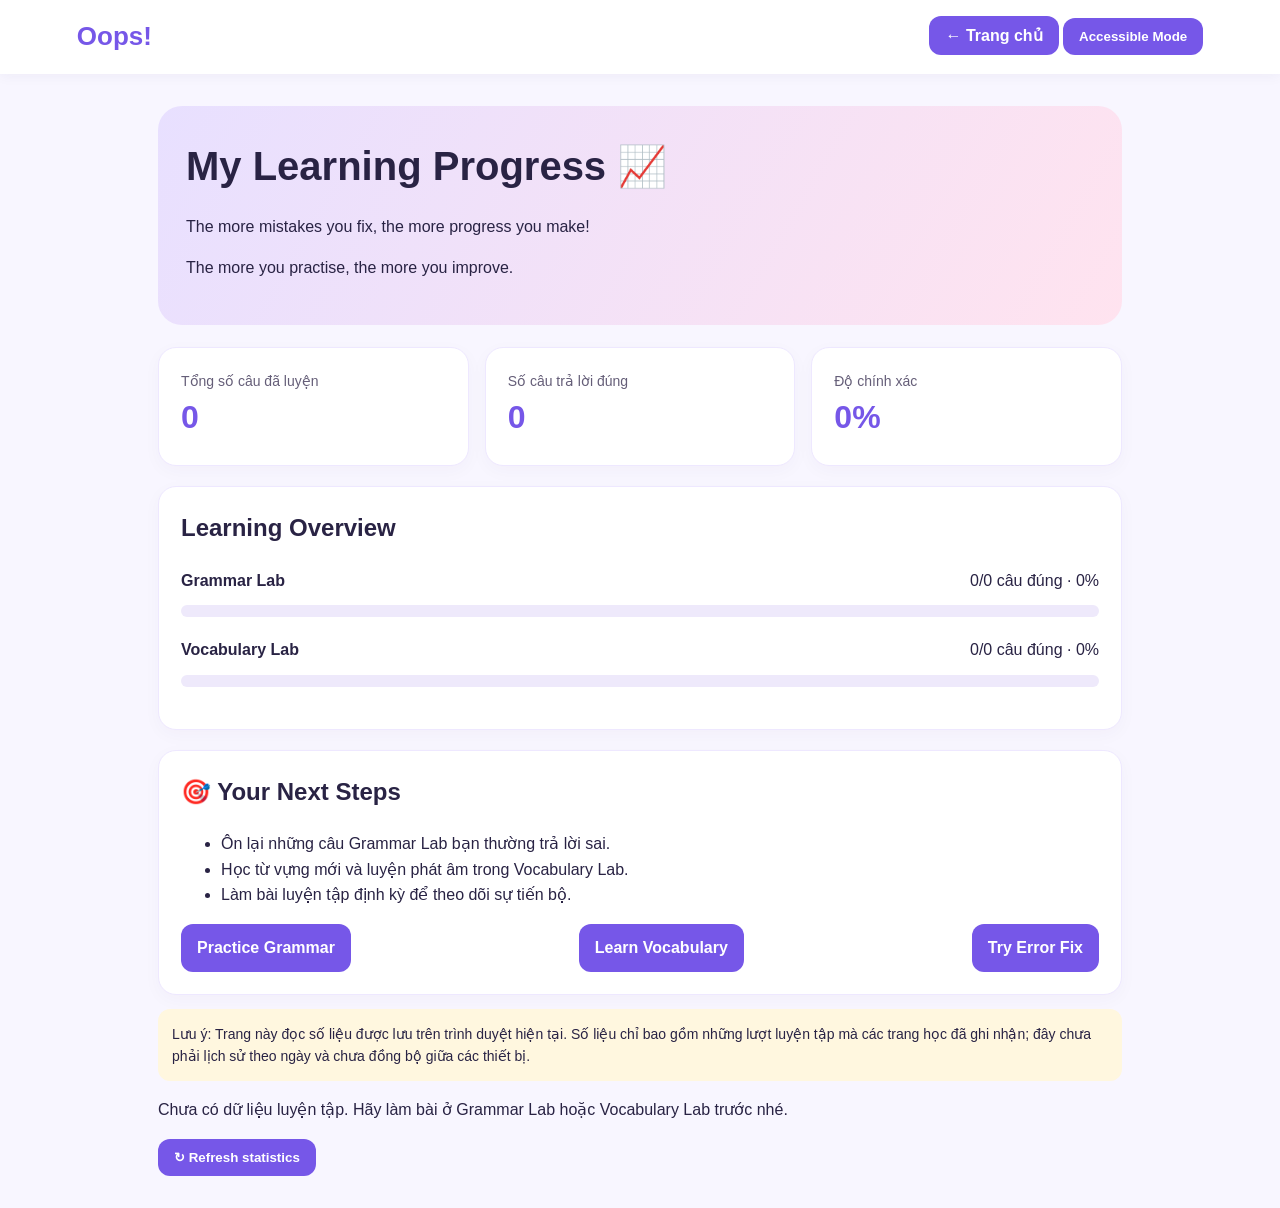
<file: progress.html>
<!DOCTYPE html>
<html lang="vi">
<head>
<meta charset="UTF-8">
<meta name="viewport" content="width=device-width, initial-scale=1.0">
<title>Progress | Oops!</title>
<style>
:root{--purple:#7657e8;--pink:#ff80ab;--bg:#f8f6ff;--ink:#292344}
*{box-sizing:border-box}
body{margin:0;font-family:Arial,sans-serif;background:var(--bg);color:var(--ink);line-height:1.6}
header{background:white;padding:16px 6%;display:flex;justify-content:space-between;align-items:center;gap:12px;flex-wrap:wrap;box-shadow:0 2px 12px #3020600d}
.logo{font-size:26px;font-weight:900;color:var(--purple)}
button,.btn{border:0;border-radius:12px;padding:11px 16px;background:var(--purple);color:white;font-weight:bold;cursor:pointer;text-decoration:none}
main{max-width:1000px;margin:32px auto;padding:0 18px}
.hero{background:linear-gradient(120deg,#e8e0ff,#ffe3ef);padding:28px;border-radius:24px;margin-bottom:22px}
h1{margin:0 0 8px;font-size:clamp(28px,5vw,40px)}
h2{margin-top:0}
.grid{display:grid;grid-template-columns:repeat(auto-fit,minmax(190px,1fr));gap:16px;margin:20px 0}
.card{background:white;border:1px solid #eee8ff;border-radius:18px;padding:22px;box-shadow:0 5px 18px #30206008}
.metric{font-size:32px;font-weight:900;color:var(--purple)}
.small{color:#655e78;font-size:14px}
.bar{height:12px;background:#eee9fb;border-radius:20px;overflow:hidden;margin:12px 0}
.fill{height:100%;width:0;background:linear-gradient(90deg,var(--purple),var(--pink));border-radius:20px;transition:width .3s}
.module{margin:20px 0}
.row{display:flex;justify-content:space-between;gap:12px;flex-wrap:wrap}
.notice{padding:14px;background:#fff7df;border-radius:12px;font-size:14px}
body.accessible{background:#fff;color:#000;font-size:19px}
body.accessible .hero{background:#fff;border:3px solid #000}
body.accessible .card,body.accessible header{border:2px solid #000}
body.accessible button,body.accessible .btn{background:#000;color:#fff;border:2px solid #fff;outline:2px solid #000}
a:focus,button:focus{outline:3px solid #ff8c00;outline-offset:3px}
@media(max-width:500px){header{padding:14px}main{margin:20px auto}.hero{padding:22px}}
</style>
</head>
<body>
<header>
  <div class="logo">Oops!</div>
  <div>
    <a class="btn" href="index.html">← Trang chủ</a>
    <button id="mode" type="button" aria-pressed="false">Accessible Mode</button>
  </div>
</header>

<main>
  <section class="hero">
    <h1>My Learning Progress 📈</h1>
    <p>The more mistakes you fix, the more progress you make!</p>
    <p>The more you practise, the more you improve.</p>
  </section>

  <section class="grid" aria-label="Tổng quan tiến độ">
    <article class="card">
      <div class="small">Tổng số câu đã luyện</div>
      <div class="metric" id="attempts">0</div>
    </article>
    <article class="card">
      <div class="small">Số câu trả lời đúng</div>
      <div class="metric" id="correct">0</div>
    </article>
    <article class="card">
      <div class="small">Độ chính xác</div>
      <div class="metric" id="accuracy">0%</div>
    </article>
  </section>

  <section class="card">
    <h2>Learning Overview</h2>
    <div class="module">
      <div class="row"><strong>Grammar Lab</strong><span id="grammarText">0/0 câu đúng</span></div>
      <div class="bar" role="progressbar" aria-label="Tiến độ Grammar Lab" aria-valuemin="0" aria-valuemax="100" aria-valuenow="0" id="grammarBar"><div class="fill" id="grammarFill"></div></div>
    </div>
    <div class="module">
      <div class="row"><strong>Vocabulary Lab</strong><span id="vocabText">0/0 câu đúng</span></div>
      <div class="bar" role="progressbar" aria-label="Tiến độ Vocabulary Lab" aria-valuemin="0" aria-valuemax="100" aria-valuenow="0" id="vocabBar"><div class="fill" id="vocabFill"></div></div>
    </div>
  </section>

  <section class="card" style="margin-top:20px">
    <h2>🎯 Your Next Steps</h2>
    <ul>
      <li>Ôn lại những câu Grammar Lab bạn thường trả lời sai.</li>
      <li>Học từ vựng mới và luyện phát âm trong Vocabulary Lab.</li>
      <li>Làm bài luyện tập định kỳ để theo dõi sự tiến bộ.</li>
    </ul>
    <div class="row">
      <a class="btn" href="grammar.html">Practice Grammar</a>
      <a class="btn" href="vocabulary.html">Learn Vocabulary</a>
      <a class="btn" href="error-fix.html">Try Error Fix</a>
    </div>
  </section>

  <p class="notice" role="note">
    Lưu ý: Trang này đọc số liệu được lưu trên trình duyệt hiện tại. Số liệu chỉ bao gồm những lượt luyện tập mà các trang học đã ghi nhận; đây chưa phải lịch sử theo ngày và chưa đồng bộ giữa các thiết bị.
  </p>
  <p id="status" role="status" aria-live="polite"></p>
  <button type="button" id="refresh">↻ Refresh statistics</button>
</main>

<script>
const readStats = (key) => {
  try {
    const value = JSON.parse(localStorage.getItem(key) || "{}");
    return {
      attempts: Math.max(0, Number(value.attempts) || 0),
      correct: Math.max(0, Number(value.correct) || 0)
    };
  } catch {
    return { attempts: 0, correct: 0 };
  }
};

function showModule(prefix, stats) {
  const accuracy = stats.attempts ? Math.round(stats.correct / stats.attempts * 100) : 0;
  document.getElementById(prefix + "Text").textContent =
    `${stats.correct}/${stats.attempts} câu đúng · ${accuracy}%`;
  document.getElementById(prefix + "Fill").style.width = accuracy + "%";
  const bar = document.getElementById(prefix + "Bar");
  bar.setAttribute("aria-valuenow", accuracy);
}

function refreshStats() {
  const grammar = readStats("oopsGrammarProgress");
  const vocab = readStats("oopsVocabularyProgress");
  const attempts = grammar.attempts + vocab.attempts;
  const correct = grammar.correct + vocab.correct;
  const accuracy = attempts ? Math.round(correct / attempts * 100) : 0;

  document.getElementById("attempts").textContent = attempts;
  document.getElementById("correct").textContent = correct;
  document.getElementById("accuracy").textContent = accuracy + "%";
  showModule("grammar", grammar);
  showModule("vocab", vocab);

  document.getElementById("status").textContent = attempts
    ? "Đã cập nhật thống kê."
    : "Chưa có dữ liệu luyện tập. Hãy làm bài ở Grammar Lab hoặc Vocabulary Lab trước nhé.";
}

document.getElementById("refresh").addEventListener("click", refreshStats);

const mode = document.getElementById("mode");
mode.addEventListener("click", () => {
  const enabled = document.body.classList.toggle("accessible");
  mode.setAttribute("aria-pressed", String(enabled));
  mode.textContent = enabled ? "Normal Mode" : "Accessible Mode";
});

refreshStats();
</script>
</body>
</html>
</file>
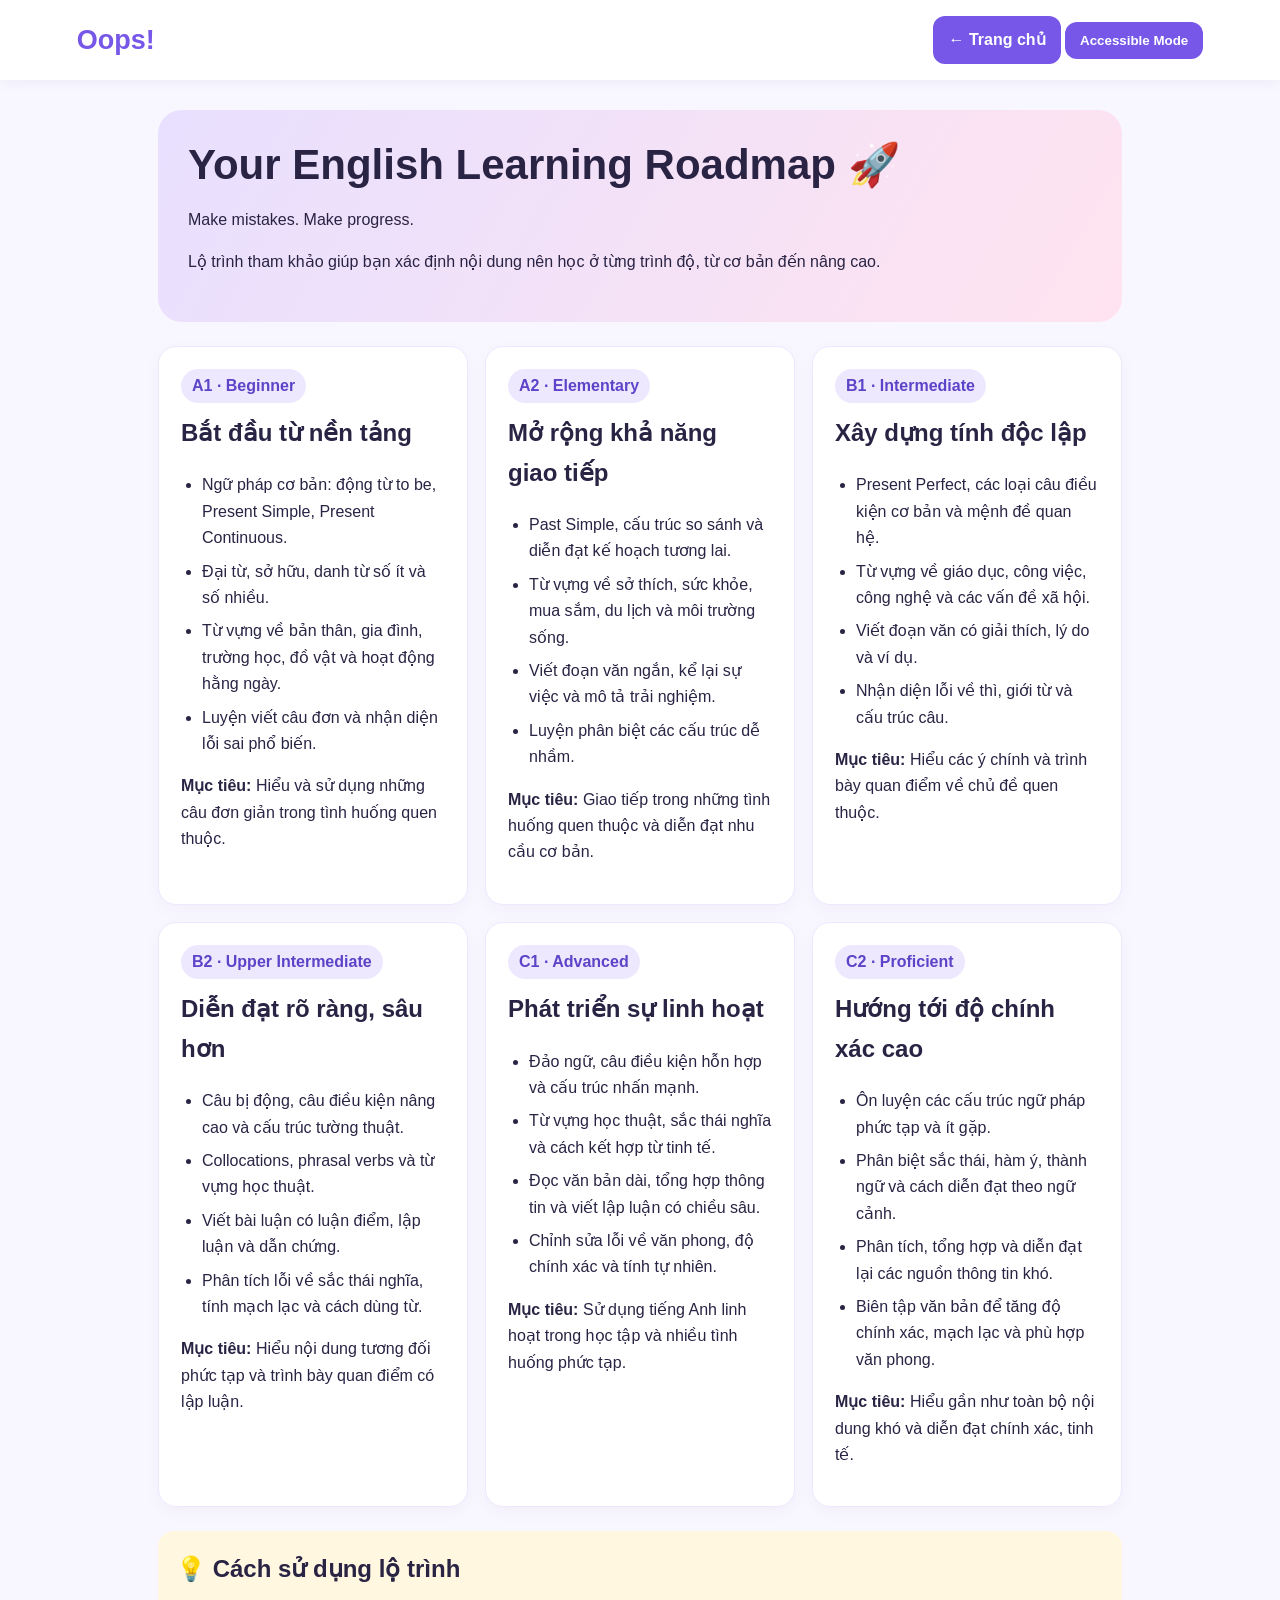
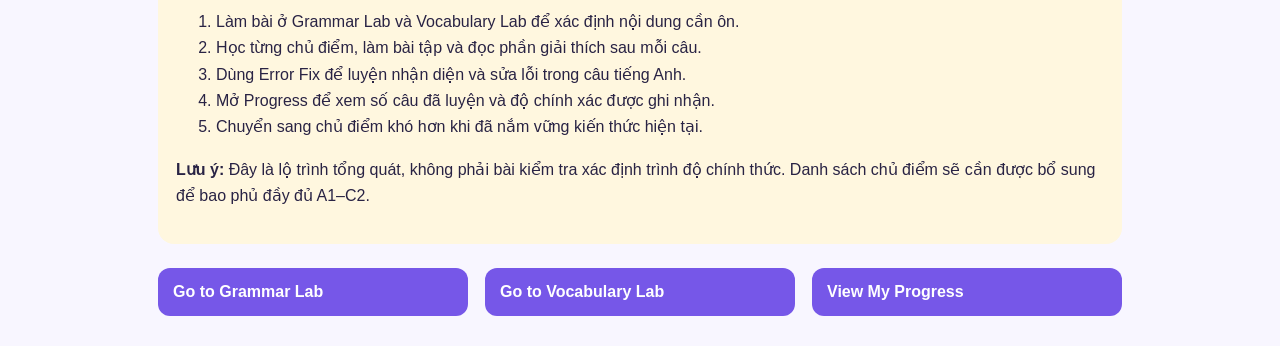
<file: roadmap.html>
<!DOCTYPE html>
<html lang="vi">
<head>
<meta charset="UTF-8">
<meta name="viewport" content="width=device-width, initial-scale=1.0">
<title>Roadmap | Oops!</title>
<style>
:root{--purple:#7657e8;--pink:#ff80ab;--ink:#292344;--bg:#f8f6ff}
*{box-sizing:border-box}
body{margin:0;font-family:Arial,sans-serif;background:var(--bg);color:var(--ink);line-height:1.65}
header{padding:16px 6%;background:#fff;display:flex;justify-content:space-between;align-items:center;gap:12px;flex-wrap:wrap;box-shadow:0 2px 12px #3020600d}
.logo{font-size:27px;font-weight:900;color:var(--purple)}
button,.btn{border:0;border-radius:12px;padding:11px 15px;background:var(--purple);color:#fff;font-weight:bold;cursor:pointer;text-decoration:none;display:inline-block}
main{max-width:1000px;margin:30px auto;padding:0 18px}
.hero{padding:30px;border-radius:24px;background:linear-gradient(120deg,#e8e0ff,#ffe3ef)}
h1{font-size:clamp(29px,5vw,42px);line-height:1.2;margin:0 0 12px}
h2{margin-top:0}
.levels{display:grid;grid-template-columns:repeat(auto-fit,minmax(260px,1fr));gap:17px;margin:24px 0}
.card{background:#fff;border:1px solid #eee8ff;border-radius:18px;padding:22px;box-shadow:0 5px 18px #30206008}
.tag{display:inline-block;background:#eee8ff;color:#5c43c7;padding:4px 11px;border-radius:20px;font-weight:bold;margin-bottom:10px}
.card ul{padding-left:21px}
.card li{margin:7px 0}
.tip{background:#fff7df;border-radius:16px;padding:18px;margin:20px 0}
a:focus,button:focus{outline:3px solid #ff8c00;outline-offset:3px}
body.accessible{background:#fff;color:#000;font-size:19px}
body.accessible .hero{background:#fff;border:3px solid #000}
body.accessible .card,body.accessible header{border:2px solid #000}
body.accessible button,body.accessible .btn{background:#000;color:#fff}
@media(max-width:500px){header{padding:14px}main{margin:20px auto}.hero{padding:22px}}
</style>
</head>
<body>
<header>
  <div class="logo">Oops!</div>
  <div>
    <a class="btn" href="index.html">← Trang chủ</a>
    <button id="mode" type="button" aria-pressed="false">Accessible Mode</button>
  </div>
</header>

<main>
  <section class="hero">
    <h1>Your English Learning Roadmap 🚀</h1>
    <p>Make mistakes. Make progress.</p>
    <p>Lộ trình tham khảo giúp bạn xác định nội dung nên học ở từng trình độ, từ cơ bản đến nâng cao.</p>
  </section>

  <section class="levels" aria-label="Lộ trình các trình độ tiếng Anh">
    <article class="card">
      <span class="tag">A1 · Beginner</span>
      <h2>Bắt đầu từ nền tảng</h2>
      <ul>
        <li>Ngữ pháp cơ bản: động từ to be, Present Simple, Present Continuous.</li>
        <li>Đại từ, sở hữu, danh từ số ít và số nhiều.</li>
        <li>Từ vựng về bản thân, gia đình, trường học, đồ vật và hoạt động hằng ngày.</li>
        <li>Luyện viết câu đơn và nhận diện lỗi sai phổ biến.</li>
      </ul>
      <p><strong>Mục tiêu:</strong> Hiểu và sử dụng những câu đơn giản trong tình huống quen thuộc.</p>
    </article>

    <article class="card">
      <span class="tag">A2 · Elementary</span>
      <h2>Mở rộng khả năng giao tiếp</h2>
      <ul>
        <li>Past Simple, cấu trúc so sánh và diễn đạt kế hoạch tương lai.</li>
        <li>Từ vựng về sở thích, sức khỏe, mua sắm, du lịch và môi trường sống.</li>
        <li>Viết đoạn văn ngắn, kể lại sự việc và mô tả trải nghiệm.</li>
        <li>Luyện phân biệt các cấu trúc dễ nhầm.</li>
      </ul>
      <p><strong>Mục tiêu:</strong> Giao tiếp trong những tình huống quen thuộc và diễn đạt nhu cầu cơ bản.</p>
    </article>

    <article class="card">
      <span class="tag">B1 · Intermediate</span>
      <h2>Xây dựng tính độc lập</h2>
      <ul>
        <li>Present Perfect, các loại câu điều kiện cơ bản và mệnh đề quan hệ.</li>
        <li>Từ vựng về giáo dục, công việc, công nghệ và các vấn đề xã hội.</li>
        <li>Viết đoạn văn có giải thích, lý do và ví dụ.</li>
        <li>Nhận diện lỗi về thì, giới từ và cấu trúc câu.</li>
      </ul>
      <p><strong>Mục tiêu:</strong> Hiểu các ý chính và trình bày quan điểm về chủ đề quen thuộc.</p>
    </article>

    <article class="card">
      <span class="tag">B2 · Upper Intermediate</span>
      <h2>Diễn đạt rõ ràng, sâu hơn</h2>
      <ul>
        <li>Câu bị động, câu điều kiện nâng cao và cấu trúc tường thuật.</li>
        <li>Collocations, phrasal verbs và từ vựng học thuật.</li>
        <li>Viết bài luận có luận điểm, lập luận và dẫn chứng.</li>
        <li>Phân tích lỗi về sắc thái nghĩa, tính mạch lạc và cách dùng từ.</li>
      </ul>
      <p><strong>Mục tiêu:</strong> Hiểu nội dung tương đối phức tạp và trình bày quan điểm có lập luận.</p>
    </article>

    <article class="card">
      <span class="tag">C1 · Advanced</span>
      <h2>Phát triển sự linh hoạt</h2>
      <ul>
        <li>Đảo ngữ, câu điều kiện hỗn hợp và cấu trúc nhấn mạnh.</li>
        <li>Từ vựng học thuật, sắc thái nghĩa và cách kết hợp từ tinh tế.</li>
        <li>Đọc văn bản dài, tổng hợp thông tin và viết lập luận có chiều sâu.</li>
        <li>Chỉnh sửa lỗi về văn phong, độ chính xác và tính tự nhiên.</li>
      </ul>
      <p><strong>Mục tiêu:</strong> Sử dụng tiếng Anh linh hoạt trong học tập và nhiều tình huống phức tạp.</p>
    </article>

    <article class="card">
      <span class="tag">C2 · Proficient</span>
      <h2>Hướng tới độ chính xác cao</h2>
      <ul>
        <li>Ôn luyện các cấu trúc ngữ pháp phức tạp và ít gặp.</li>
        <li>Phân biệt sắc thái, hàm ý, thành ngữ và cách diễn đạt theo ngữ cảnh.</li>
        <li>Phân tích, tổng hợp và diễn đạt lại các nguồn thông tin khó.</li>
        <li>Biên tập văn bản để tăng độ chính xác, mạch lạc và phù hợp văn phong.</li>
      </ul>
      <p><strong>Mục tiêu:</strong> Hiểu gần như toàn bộ nội dung khó và diễn đạt chính xác, tinh tế.</p>
    </article>
  </section>

  <section class="tip">
    <h2>💡 Cách sử dụng lộ trình</h2>
    <ol>
      <li>Làm bài ở Grammar Lab và Vocabulary Lab để xác định nội dung cần ôn.</li>
      <li>Học từng chủ điểm, làm bài tập và đọc phần giải thích sau mỗi câu.</li>
      <li>Dùng Error Fix để luyện nhận diện và sửa lỗi trong câu tiếng Anh.</li>
      <li>Mở Progress để xem số câu đã luyện và độ chính xác được ghi nhận.</li>
      <li>Chuyển sang chủ điểm khó hơn khi đã nắm vững kiến thức hiện tại.</li>
    </ol>
    <p><strong>Lưu ý:</strong> Đây là lộ trình tổng quát, không phải bài kiểm tra xác định trình độ chính thức. Danh sách chủ điểm sẽ cần được bổ sung để bao phủ đầy đủ A1–C2.</p>
  </section>

  <div class="levels">
    <a class="btn" href="grammar.html">Go to Grammar Lab</a>
    <a class="btn" href="vocabulary.html">Go to Vocabulary Lab</a>
    <a class="btn" href="progress.html">View My Progress</a>
  </div>
</main>

<script>
const mode = document.getElementById("mode");
mode.addEventListener("click", () => {
  const enabled = document.body.classList.toggle("accessible");
  mode.setAttribute("aria-pressed", String(enabled));
  mode.textContent = enabled ? "Normal Mode" : "Accessible Mode";
});
</script>
</body>
</html>
</file>
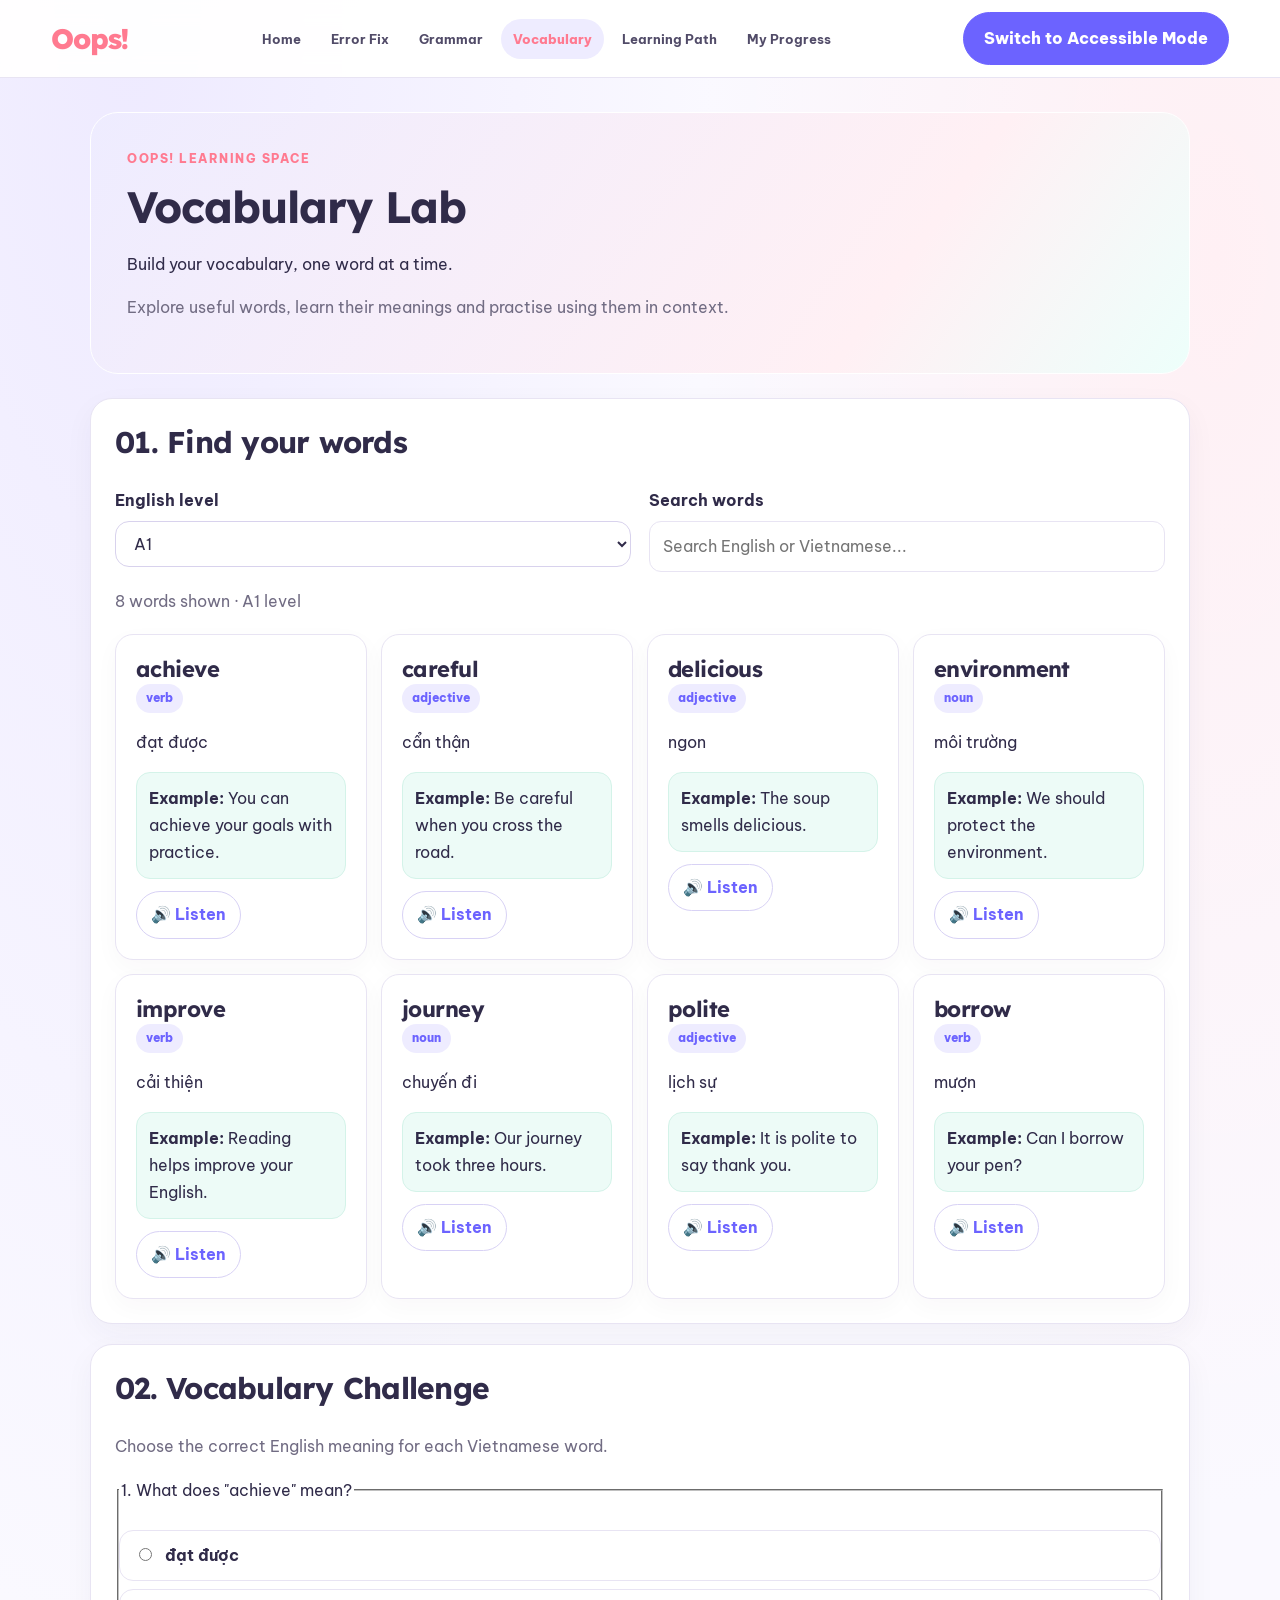
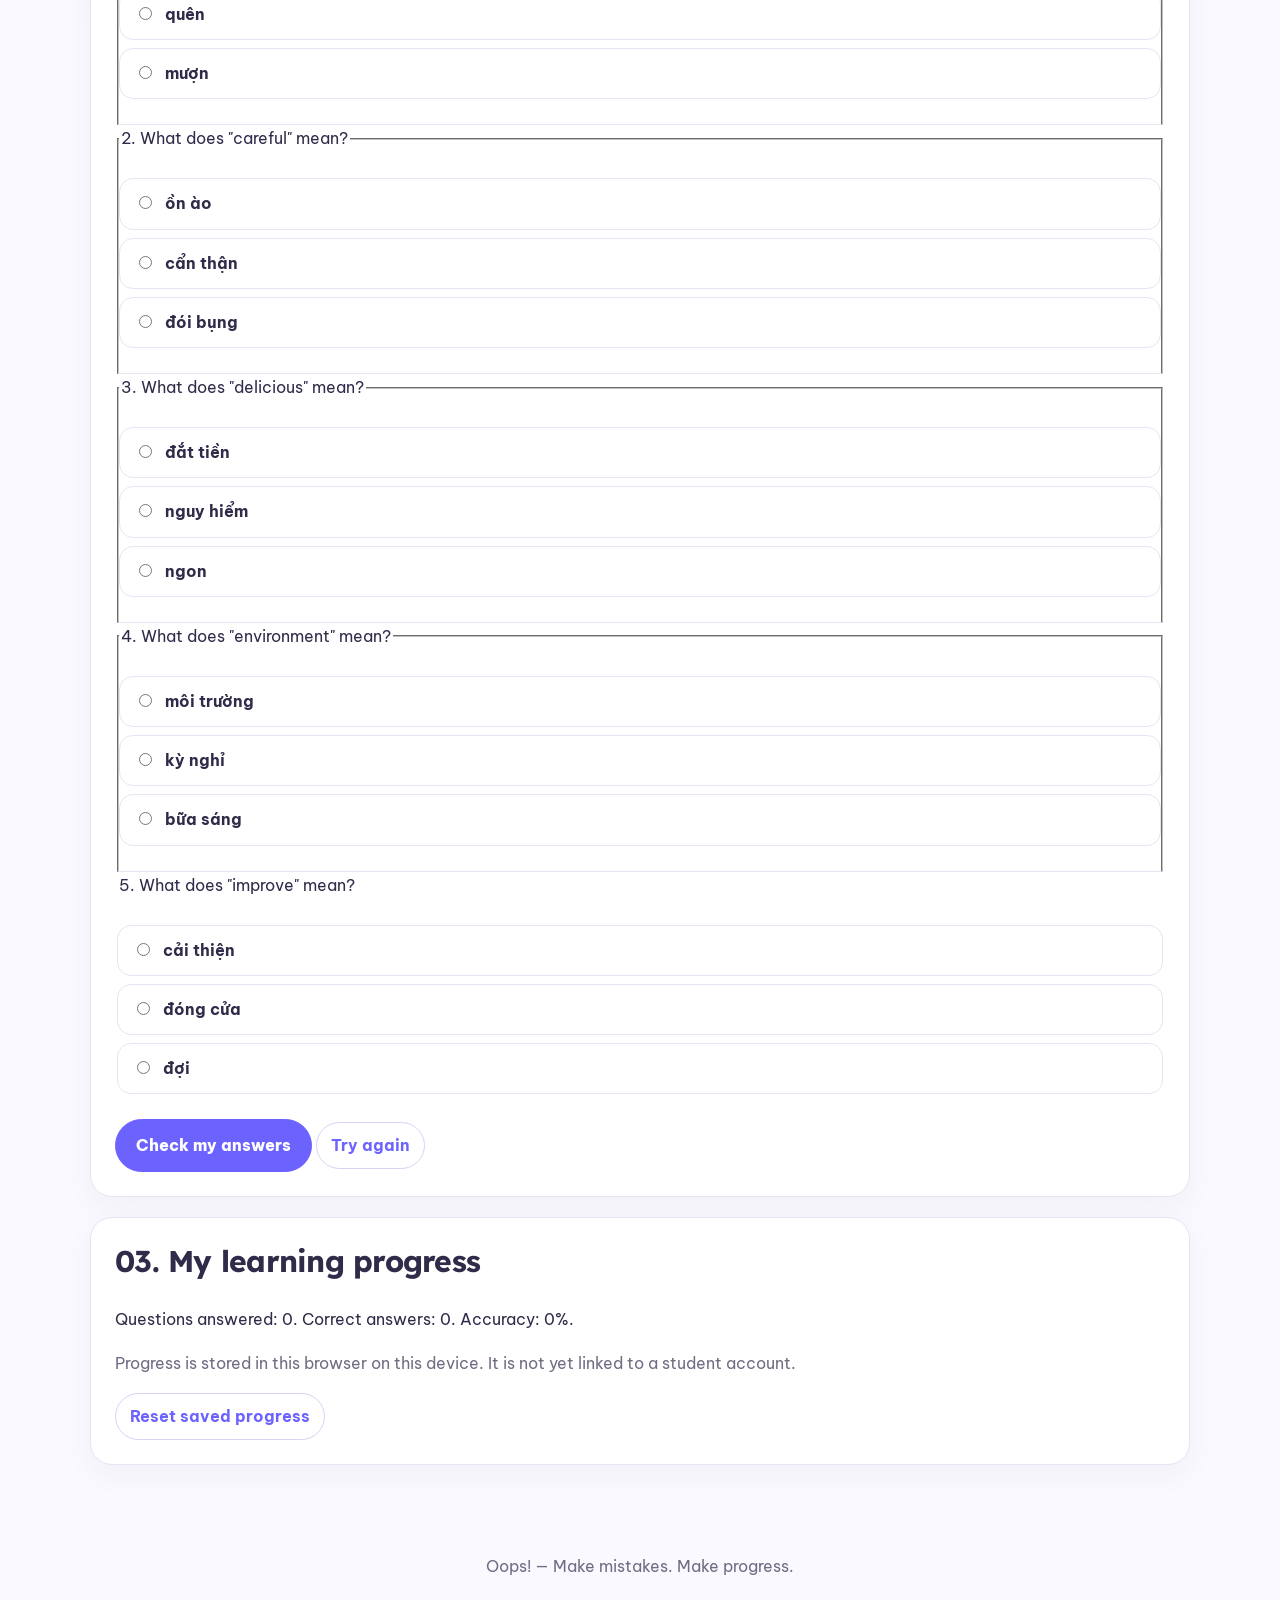
<file: vocabulary.html>
<!DOCTYPE html>
<html lang="en">

<head>
  <meta charset="UTF-8">
  <meta name="viewport" content="width=device-width, initial-scale=1.0">
  <title>Vocabulary Lab | Oops!</title>

  <link rel="preconnect" href="https://fonts.googleapis.com">
  <link rel="preconnect" href="https://fonts.gstatic.com" crossorigin>
  <link href="https://fonts.googleapis.com/css2?family=Be+Vietnam+Pro:wght@400;500;600;700;800&family=Lexend:wght@400;500;600;700;800&display=swap" rel="stylesheet">

  <link rel="stylesheet" href="theme.css">

  <style>
    :root {
      --purple: #6c63ff;
      --pink: #ff7a90;
      --mint: #42c9b5;
      --ink: #302b49;
      --muted: #716c83;
      --paper: #ffffff;
      --bg: #faf9ff;
      --border: #e8e4f3;
      --radius: 22px;
    }

    * { box-sizing: border-box; }
    html { scroll-behavior: smooth; }

    body {
      margin: 0;
      font-family: "Be Vietnam Pro", system-ui, sans-serif;
      color: var(--ink);
      background:
        radial-gradient(ellipse at 10% 0%, #eeeaff 0, transparent 36%),
        radial-gradient(ellipse at 95% 8%, #fff0f4 0, transparent 30%),
        var(--bg);
      line-height: 1.7;
    }

    button, input, select { font: inherit; }
    button, select, a { -webkit-tap-highlight-color: transparent; }
    a { color: var(--purple); }

    button:focus-visible,
    a:focus-visible,
    select:focus-visible,
    input:focus-visible {
      outline: 3px solid #d97706;
      outline-offset: 3px;
    }

    header {
      position: sticky;
      top: 0;
      z-index: 20;
      min-height: 76px;
      background: rgba(255,255,255,.94);
      backdrop-filter: blur(12px);
      border-bottom: 1px solid var(--border);
      padding: 12px max(4%, calc((100% - 1200px)/2));
      display: flex;
      align-items: center;
      justify-content: space-between;
      gap: 18px;
      flex-wrap: wrap;
    }

    .logo {
  flex: 0 0 auto;
  font-family: "Lexend", sans-serif;
  font-size: 28px;
  line-height: 1;
  font-weight: 800;
  letter-spacing: -1.2px;
  color: var(--pink);
  text-decoration: none;
}

    nav {
      display: flex;
      align-items: center;
      justify-content: center;
      flex: 1 1 500px;
      gap: 6px;
      flex-wrap: wrap;
    }

    nav a {
      display: inline-flex;
      align-items: center;
      min-height: 40px;
      padding: 8px 12px;
      border-radius: 999px;
      color: #514b68;
      text-decoration: none;
      font-size: 13px;
      font-weight: 700;
      white-space: nowrap;
    }

    nav a:hover,
    nav a[aria-current="page"] {
      background: #eeecff;
      color: var(--pink);
    }

    main {
      width: min(1100px, 92%);
      margin: 34px auto 60px;
    }

    .hero {
      padding: clamp(22px, 4vw, 36px);
      border-radius: 28px;
      background: linear-gradient(125deg, #eeecff, #fff0f4 72%, #edfffb);
      border: 1px solid #fff;
      margin-bottom: 24px;
    }

    .eyebrow {
      color: var(--pink);
      font-size: 12px;
      font-weight: 800;
      letter-spacing: 1.5px;
      text-transform: uppercase;
    }

    h1, h2, h3 {
      font-family: "Lexend", "Be Vietnam Pro", sans-serif;
      line-height: 1.3;
    }

    h1 {
      font-size: clamp(30px, 5vw, 44px);
      margin: 8px 0;
      letter-spacing: -1px;
    }

    h2 { margin-top: 0; }
    h3 { margin-top: 0; }

    .muted { color: var(--muted); }

    .panel {
      background: var(--paper);
      border: 1px solid var(--border);
      border-radius: var(--radius);
      padding: clamp(18px, 3vw, 26px);
      margin: 20px 0;
      box-shadow: 0 12px 34px #302b490c;
    }

    .filters {
      display: grid;
      grid-template-columns: repeat(2, minmax(0, 1fr));
      gap: 18px;
    }

    label {
      display: block;
      font-weight: 700;
      margin-bottom: 7px;
    }

    select,
    input[type="search"] {
      width: 100%;
      min-height: 46px;
      padding: 11px 14px;
      border: 1px solid #d8d2ed;
      border-radius: 14px;
      background: #fff;
      color: var(--ink);
    }

    button {
      font: inherit;
      cursor: pointer;
      transition: transform .18s, filter .18s, background .18s;
    }

    .primary {
      display: inline-flex;
      justify-content: center;
      align-items: center;
      min-height: 46px;
      background: var(--purple);
      color: white;
      border: 1px solid var(--purple);
      padding: 11px 20px;
      border-radius: 999px;
      font-weight: 800;
    }

    .primary:hover {
      filter: brightness(.96);
      transform: translateY(-1px);
    }

    .secondary {
      background: white;
      color: var(--purple);
      border: 1px solid #d8d2f5;
      padding: 9px 14px;
      border-radius: 999px;
      font-weight: 700;
    }

    .word-grid {
      display: grid;
      grid-template-columns: repeat(auto-fit, minmax(230px, 1fr));
      gap: 14px;
      margin-top: 18px;
    }

    .word-card {
      background: white;
      border: 1px solid var(--border);
      border-radius: 18px;
      padding: 20px;
      box-shadow: 0 8px 24px #302b4908;
      transition: transform .18s, border-color .18s;
    }

    .word-card:hover {
      transform: translateY(-2px);
      border-color: var(--purple);
    }

    .word-card h3 {
      margin: 0;
      font-size: 22px;
    }

    .tag {
      display: inline-block;
      background: #eeecff;
      color: var(--purple);
      padding: 4px 10px;
      border-radius: 999px;
      font-size: 12px;
      font-weight: 800;
    }

    .example {
      background: #edfbf7;
      border: 1px solid #d4f3e9;
      border-radius: 14px;
      padding: 12px;
      margin: 12px 0;
    }

    .quiz-question {
      padding: 18px 0;
      border-bottom: 1px solid var(--border);
    }

    .quiz-question:last-child { border: 0; }

    .choice {
      display: flex;
      gap: 10px;
      align-items: flex-start;
      padding: 11px 14px;
      margin-top: 8px;
      border: 1px solid var(--border);
      border-radius: 14px;
      background: white;
      cursor: pointer;
    }

    .choice:hover { border-color: var(--purple); }

    .choice input {
      margin-top: 6px;
      accent-color: var(--purple);
    }

    #result {
      padding: 18px;
      border-radius: 16px;
      background: #edfbf7;
      border: 1px solid #d4f3e9;
      margin-top: 16px;
    }

    footer {
      text-align: center;
      padding: 28px 18px;
      color: var(--muted);
    }

    /* Accessible Mode */
    body.accessible {
      background: #fff !important;
      color: #111 !important;
      font-size: 19px;
      line-height: 1.9;
    }

    body.accessible header,
    body.accessible .panel,
    body.accessible .hero,
    body.accessible .word-card,
    body.accessible .example,
    body.accessible #result {
      background: #fff !important;
      color: #111 !important;
      border: 2px solid #111 !important;
      box-shadow: none !important;
    }

    body.accessible nav a,
    body.accessible .logo,
    body.accessible a {
      color: #111 !important;
      text-decoration: underline;
    }

    body.accessible .primary,
    body.accessible .secondary {
      background: #111 !important;
      color: #fff !important;
      border: 2px solid #111 !important;
    }

    body.accessible .tag {
      background: #eee !important;
      color: #111 !important;
      border: 1px solid #111;
    }

    body.accessible .muted { color: #333 !important; }

    @media (max-width: 820px) {
      header { justify-content: center; }
      nav { order: 3; flex-basis: 100%; }
    }

    @media (max-width: 600px) {
      header {
        position: static;
        padding: 14px 4%;
        gap: 12px;
      }

      .logo { font-size: 26px; }

      nav { gap: 2px; }

      nav a {
        font-size: 12px;
        padding: 7px 9px;
      }

      main {
        width: 94%;
        margin: 20px auto 40px;
      }

      .hero, .panel {
        padding: 19px;
        border-radius: 20px;
      }

      .filters { grid-template-columns: 1fr; }

      .primary {
        width: 100%;
      }
    }

    @media (prefers-reduced-motion: reduce) {
      html { scroll-behavior: auto; }

      *, *::before, *::after {
        transition: none !important;
        animation: none !important;
      }
    }
  </style>
</head>
<body>
<header>
  <a class="logo" href="index.html">Oops!</a>

  <nav aria-label="Main navigation">
    <a href="index.html">Home</a>
    <a href="error-fix.html">Error Fix</a>
    <a href="grammar.html">Grammar</a>
    <a href="vocabulary.html" aria-current="page">Vocabulary</a>
    <a href="roadmap.html">Learning Path</a>
    <a href="progress.html">My Progress</a>
  </nav>

  <button class="primary" id="modeBtn" type="button" aria-pressed="false">
    Switch to Accessible Mode
  </button>
</header>
<main>
<section class="hero">
<div class="eyebrow">OOPS! LEARNING SPACE</div>
<h1>Vocabulary Lab</h1>
<p>Build your vocabulary, one word at a time.</p>
<p class="muted">Explore useful words, learn their meanings and practise using them in context.</p>
</section>

<section class="panel">
<h2>01. Find your words</h2>
<div class="filters">
<div>
<label for="level">English level</label>
<select id="level">
<option>A1</option><option>A2</option><option>B1</option>
<option>B2</option><option>C1</option><option>C2</option>
</select>
</div>
<div>
<label for="search">Search words</label>
<input id="search" type="search" placeholder="Search English or Vietnamese...">
</div>
</div>
<p class="muted" id="wordCount" aria-live="polite"></p>
<div class="word-grid" id="wordGrid"></div>
</section>

<section class="panel">
<h2>02. Vocabulary Challenge</h2>
<p class="muted">Choose the correct English meaning for each Vietnamese word.</p>
<form id="quiz"></form>
<button class="primary" id="checkBtn" type="button">Check my answers</button>
<button class="secondary" id="retryBtn" type="button">Try again</button>
<div id="result" role="status" aria-live="polite" hidden></div>
</section>

<section class="panel">
<h2>03. My learning progress</h2>
<p id="progress">Your quiz results will appear here after you complete a challenge.</p>
<p class="muted">Progress is stored in this browser on this device. It is not yet linked to a student account.</p>
<button class="secondary" id="clearProgress" type="button">Reset saved progress</button>
</section>
</main>
<footer>Oops! — Make mistakes. Make progress.</footer>

<script>
const vocabulary={
A1:[
{word:"achieve",meaning:"đạt được",type:"verb",example:"You can achieve your goals with practice.",options:["đạt được","quên","mượn"],answer:0},
{word:"careful",meaning:"cẩn thận",type:"adjective",example:"Be careful when you cross the road.",options:["ồn ào","cẩn thận","đói bụng"],answer:1},
{word:"delicious",meaning:"ngon",type:"adjective",example:"The soup smells delicious.",options:["đắt tiền","nguy hiểm","ngon"],answer:2},
{word:"environment",meaning:"môi trường",type:"noun",example:"We should protect the environment.",options:["môi trường","kỳ nghỉ","bữa sáng"],answer:0},
{word:"improve",meaning:"cải thiện",type:"verb",example:"Reading helps improve your English.",options:["cải thiện","đóng cửa","đợi"],answer:0},
{word:"journey",meaning:"chuyến đi",type:"noun",example:"Our journey took three hours.",options:["bài kiểm tra","chuyến đi","cuộc họp"],answer:1},
{word:"polite",meaning:"lịch sự",type:"adjective",example:"It is polite to say thank you.",options:["lịch sự","lười biếng","lo lắng"],answer:0},
{word:"borrow",meaning:"mượn",type:"verb",example:"Can I borrow your pen?",options:["cho mượn","mượn","bán"],answer:1}
],
A2:[
{word:"advice",meaning:"lời khuyên",type:"noun",example:"My teacher gave me useful advice.",options:["lời khuyên","phần thưởng","lời mời"],answer:0},
{word:"avoid",meaning:"tránh",type:"verb",example:"Try to avoid making the same mistake.",options:["chấp nhận","tránh","giải thích"],answer:1},
{word:"confident",meaning:"tự tin",type:"adjective",example:"She feels confident before the exam.",options:["tự tin","thất vọng","kiệt sức"],answer:0},
{word:"decision",meaning:"quyết định",type:"noun",example:"It was a difficult decision.",options:["lý do","quyết định","kết quả"],answer:1},
{word:"habit",meaning:"thói quen",type:"noun",example:"Reading every day is a good habit.",options:["thói quen","mục tiêu","lỗi sai"],answer:0},
{word:"purpose",meaning:"mục đích",type:"noun",example:"What is the purpose of this meeting?",options:["mục đích","phương pháp","cơ hội"],answer:0}
],
B1:[
{word:"accomplish",meaning:"hoàn thành, đạt được",type:"verb",example:"She accomplished everything on her list.",options:["trì hoãn","hoàn thành","từ chối"],answer:1},
{word:"benefit",meaning:"lợi ích",type:"noun",example:"Exercise has many health benefits.",options:["lợi ích","thử thách","thiệt hại"],answer:0},
{word:"contribute",meaning:"đóng góp",type:"verb",example:"Students can contribute ideas to the project.",options:["phản đối","đóng góp","so sánh"],answer:1},
{word:"essential",meaning:"thiết yếu",type:"adjective",example:"Sleep is essential for good health.",options:["không cần thiết","thiết yếu","hiếm gặp"],answer:1},
{word:"maintain",meaning:"duy trì",type:"verb",example:"It is important to maintain a healthy routine.",options:["duy trì","phá hủy","thay thế"],answer:0},
{word:"opportunity",meaning:"cơ hội",type:"noun",example:"The course offers an opportunity to practise.",options:["nguy cơ","cơ hội","nghĩa vụ"],answer:1}
],
B2:[
{word:"compelling",meaning:"thuyết phục, hấp dẫn",type:"adjective",example:"The report provides compelling evidence.",options:["mơ hồ","thuyết phục","không liên quan"],answer:1},
{word:"deteriorate",meaning:"xấu đi, suy giảm",type:"verb",example:"Air quality may deteriorate in winter.",options:["cải thiện","xấu đi","ổn định"],answer:1},
{word:"inevitable",meaning:"không thể tránh khỏi",type:"adjective",example:"Some changes are inevitable.",options:["không thể tránh khỏi","không chắc chắn","tạm thời"],answer:0},
{word:"justify",meaning:"biện minh, chứng minh là hợp lý",type:"verb",example:"How can we justify this decision?",options:["biện minh","bỏ qua","dự đoán"],answer:0},
{word:"substantial",meaning:"đáng kể, lớn",type:"adjective",example:"The project requires substantial investment.",options:["nhỏ bé","đáng kể","không thường xuyên"],answer:1},
{word:"undermine",meaning:"làm suy yếu",type:"verb",example:"False information can undermine public trust.",options:["củng cố","làm suy yếu","thay đổi"],answer:1}
],
C1:[
{word:"ambiguous",meaning:"mơ hồ, đa nghĩa",type:"adjective",example:"The instructions were ambiguous.",options:["rõ ràng","mơ hồ","chính xác"],answer:1},
{word:"contemplate",meaning:"suy ngẫm, cân nhắc",type:"verb",example:"She contemplated the consequences carefully.",options:["suy ngẫm","phớt lờ","thực hiện"],answer:0},
{word:"detrimental",meaning:"có hại",type:"adjective",example:"Lack of sleep can be detrimental to learning.",options:["có lợi","có hại","không đáng kể"],answer:1},
{word:"meticulous",meaning:"tỉ mỉ, kỹ lưỡng",type:"adjective",example:"He is meticulous about his research.",options:["bất cẩn","tỉ mỉ","thiếu kiên nhẫn"],answer:1},
{word:"scrutinise",meaning:"xem xét kỹ lưỡng",type:"verb",example:"Researchers scrutinise the available evidence.",options:["xem xét kỹ","tóm tắt","phỏng đoán"],answer:0},
{word:"viable",meaning:"khả thi",type:"adjective",example:"We need a viable solution.",options:["khả thi","không thể","tốn kém"],answer:0}
],
C2:[
{word:"equivocal",meaning:"mập mờ, không rõ ràng",type:"adjective",example:"His response was equivocal.",options:["dứt khoát","mập mờ","nhiệt tình"],answer:1},
{word:"intransigent",meaning:"cứng rắn, không nhượng bộ",type:"adjective",example:"The negotiators faced an intransigent opponent.",options:["dễ thỏa hiệp","không nhượng bộ","thiếu kinh nghiệm"],answer:1},
{word:"ostensible",meaning:"bề ngoài, có vẻ là",type:"adjective",example:"The ostensible reason was a lack of time.",options:["rõ ràng và chân thực","bề ngoài, có vẻ là","hoàn toàn bí mật"],answer:1},
{word:"perfunctory",meaning:"qua loa, chiếu lệ",type:"adjective",example:"He gave a perfunctory apology.",options:["qua loa","chân thành","chi tiết"],answer:0},
{word:"pragmatic",meaning:"thực tế, thực dụng",type:"adjective",example:"They adopted a pragmatic approach.",options:["thiếu thực tế","thực tế","lý thuyết suông"],answer:1},
{word:"ubiquitous",meaning:"có mặt ở khắp nơi",type:"adjective",example:"Smartphones have become ubiquitous.",options:["hiếm gặp","có mặt ở khắp nơi","lỗi thời"],answer:1}
]
};

const level=document.getElementById("level");
const search=document.getElementById("search");
const grid=document.getElementById("wordGrid");
const quiz=document.getElementById("quiz");
const result=document.getElementById("result");
const wordCount=document.getElementById("wordCount");
const progress=document.getElementById("progress");

function getWords(){return vocabulary[level.value]||[];}

function renderWords(){
const query=search.value.trim().toLowerCase();
const words=getWords().filter(w=>
w.word.toLowerCase().includes(query)||w.meaning.toLowerCase().includes(query)
);
grid.innerHTML="";
wordCount.textContent=`${words.length} words shown · ${level.value} level`;
if(!words.length){grid.textContent="No matching words. Try another search.";return;}
words.forEach(w=>{
const card=document.createElement("article");
card.className="word-card";
const title=document.createElement("h3");
title.textContent=w.word;
const tag=document.createElement("span");
tag.className="tag";tag.textContent=w.type;
const meaning=document.createElement("p");
meaning.textContent=w.meaning;
const example=document.createElement("div");
example.className="example";
const strong=document.createElement("strong");strong.textContent="Example: ";
example.append(strong,document.createTextNode(w.example));
const speak=document.createElement("button");
speak.type="button";speak.className="secondary";speak.textContent="🔊 Listen";
speak.setAttribute("aria-label",`Listen to ${w.word}`);
speak.addEventListener("click",()=>{
if(!("speechSynthesis" in window)){alert("Speech is not supported by this browser.");return;}
window.speechSynthesis.cancel();
const utterance=new SpeechSynthesisUtterance(w.word);
utterance.lang="en-US";
window.speechSynthesis.speak(utterance);
});
card.append(title,tag,meaning,example,speak);
grid.appendChild(card);
});
}

function renderQuiz(){
quiz.innerHTML="";
getWords().slice(0,5).forEach((w,i)=>{
const section=document.createElement("fieldset");
section.className="quiz-question";
const legend=document.createElement("legend");
legend.textContent=`${i+1}. What does "${w.word}" mean?`;
section.appendChild(legend);
w.options.forEach((option,j)=>{
const label=document.createElement("label");label.className="choice";
const radio=document.createElement("input");
radio.type="radio";radio.name=`q${i}`;radio.value=String(j);
label.append(radio,document.createTextNode(option));
section.appendChild(label);
});
quiz.appendChild(section);
});
result.hidden=true;
}

function updateProgress(){
let saved={attempts:0,correct:0};
try{saved=JSON.parse(localStorage.getItem("oopsVocabularyProgress")||'{"attempts":0,"correct":0}');}catch{}
const accuracy=saved.attempts?Math.round(saved.correct/saved.attempts*100):0;
progress.textContent=`Questions answered: ${saved.attempts}. Correct answers: ${saved.correct}. Accuracy: ${accuracy}%.`;
}

level.addEventListener("change",()=>{renderWords();renderQuiz();});
search.addEventListener("input",renderWords);

document.getElementById("checkBtn").addEventListener("click",()=>{
const words=getWords().slice(0,5);
let score=0;
let answered=0;
let details="";
words.forEach((w,i)=>{
const selected=quiz.querySelector(`input[name="q${i}"]:checked`);
const correct=selected&&Number(selected.value)===w.answer;
if(selected)answered++;
if(correct)score++;
details+=`<p><strong>${i+1}. ${w.word}:</strong> ${correct?"Correct!":"Correct answer: "+w.meaning}</p>`;
});
if(answered<words.length){
result.hidden=false;
result.textContent="Please answer all five questions before checking your score.";
return;
}
let saved={attempts:0,correct:0};
try{saved=JSON.parse(localStorage.getItem("oopsVocabularyProgress")||'{"attempts":0,"correct":0}');}catch{}
saved.attempts+=words.length;saved.correct+=score;
try{localStorage.setItem("oopsVocabularyProgress",JSON.stringify(saved));}catch{}
result.innerHTML=`<h3>Your score: ${score}/${words.length}</h3>${details}`;
result.hidden=false;
updateProgress();
});

document.getElementById("retryBtn").addEventListener("click",renderQuiz);
document.getElementById("clearProgress").addEventListener("click",()=>{
try{localStorage.removeItem("oopsVocabularyProgress");}catch{}
updateProgress();result.hidden=true;
});

document.getElementById("modeBtn").addEventListener("click",function(){
const enabled=document.body.classList.toggle("accessible");
this.setAttribute("aria-pressed",String(enabled));
this.textContent=enabled?"Switch to Normal Mode":"Switch to Accessible Mode";
});

renderWords();renderQuiz();updateProgress();
</script>
</body>
</html>
</file>
<file: theme.css>
/* Oops! — Unified Design System */
:root {
  --primary: #6c63ff;
  --primary-hover: #554be8;
  --primary-soft: #eeecff;
  --ink: #302b49;
  --muted: #716c83;
  --card: #ffffff;
  --page: #faf9ff;
  --border: #e8e4f3;
  --mint: #42c9b5;
  --mint-soft: #e4fbf5;
  --coral: #ff7a90;
  --coral-soft: #fff0f4;
  --yellow-soft: #fff7d6;
  --blue-soft: #eaf3ff;
  --radius: 22px;
  --radius-sm: 14px;
  --shadow: 0 10px 30px #302b490b;
  --shadow-hover: 0 14px 34px #302b4918;
  --content-width: 1100px;
}

* {
  box-sizing: border-box;
}

html {
  scroll-behavior: smooth;
  scroll-padding-top: 90px;
}

body {
  margin: 0;
  background: var(--page);
  color: var(--ink);
  font-family: "Be Vietnam Pro", system-ui, sans-serif;
  font-size: 16px;
  line-height: 1.7;
}

button,
input,
select,
textarea {
  font: inherit;
}

button,
select,
input,
textarea {
  color: inherit;
}

button {
  cursor: pointer;
}

a {
  color: var(--primary);
  text-underline-offset: 3px;
}

a:hover {
  color: var(--primary-hover);
}

:focus-visible {
  outline: 3px solid #ff8c00;
  outline-offset: 4px;
}

img,
svg,
video {
  max-width: 100%;
}

header {
  background: #ffffffed;
  border-bottom: 1px solid var(--border);
}

.logo {
  font-family: "Lexend", "Be Vietnam Pro", sans-serif;
  font-weight: 800;
  color: var(--primary);
  letter-spacing: -0.04em;
}

main {
  width: min(var(--content-width), 92%);
  margin: 36px auto 60px;
}

h1,
h2,
h3,
h4 {
  font-family: "Lexend", "Be Vietnam Pro", sans-serif;
  color: var(--ink);
  line-height: 1.3;
  letter-spacing: -0.025em;
}

h1 {
  font-size: clamp(30px, 5vw, 44px);
  margin-top: 0;
}

h2 {
  font-size: clamp(23px, 3vw, 30px);
}

h3 {
  font-size: 20px;
}

p {
  overflow-wrap: anywhere;
}

.hero {
  background: linear-gradient(135deg, var(--primary-soft), var(--coral-soft));
  border: 1px solid #ffffff;
  border-radius: 26px;
  padding: 32px;
  margin-bottom: 26px;
}

.panel,
.card,
section.panel {
  background: var(--card);
  border: 1px solid var(--border);
  border-radius: var(--radius);
  padding: 24px;
  margin: 20px 0;
  box-shadow: var(--shadow);
}

button,
.primary,
.btn {
  border-radius: 999px;
  transition:
    background-color 0.2s ease,
    color 0.2s ease,
    border-color 0.2s ease,
    box-shadow 0.2s ease,
    transform 0.2s ease;
}

button:hover,
.primary:hover,
.btn:hover {
  transform: translateY(-1px);
}

.primary,
button.primary,
.btn-primary {
  display: inline-flex;
  align-items: center;
  justify-content: center;
  gap: 8px;
  background: var(--primary);
  color: #fff;
  border: 1px solid var(--primary);
  padding: 12px 20px;
  font-weight: 800;
  text-decoration: none;
}

.primary:hover,
button.primary:hover,
.btn-primary:hover {
  background: var(--primary-hover);
  border-color: var(--primary-hover);
  color: #fff;
}

button:disabled,
input:disabled,
select:disabled,
textarea:disabled {
  cursor: not-allowed;
  opacity: 0.65;
}

select,
input:not([type="checkbox"]):not([type="radio"]):not([type="range"]):not([type="color"]):not([type="file"]),
textarea {
  max-width: 100%;
  background: #fff;
  border: 1px solid var(--border);
  border-radius: 12px;
  padding: 11px 13px;
}

select {
  min-height: 44px;
}

textarea {
  width: 100%;
  resize: vertical;
}

input[type="checkbox"],
input[type="radio"] {
  accent-color: var(--primary);
}

label {
  cursor: pointer;
}

footer {
  text-align: center;
  padding: 26px;
  color: var(--muted);
}

/* Common learning cards and topic lists */
.grid,
.cards,
.card-grid,
.topic-grid {
  gap: 18px;
}

.card,
.topic,
.lesson-card,
.feature-card,
.stat-card {
  transition:
    border-color 0.2s ease,
    box-shadow 0.2s ease,
    transform 0.2s ease;
}

.card:hover,
.topic:hover,
.lesson-card:hover,
.feature-card:hover {
  border-color: #c9c3ff;
  box-shadow: var(--shadow-hover);
}

.topic,
.lesson-card,
.feature-card,
.stat-card {
  border: 1px solid var(--border);
  border-radius: var(--radius-sm);
  background: var(--card);
  padding: 18px;
}

.topic {
  color: var(--ink);
}

.topic[aria-pressed="true"],
.topic.active,
nav a[aria-current="page"] {
  background: var(--primary-soft);
  border-color: var(--primary);
  color: var(--primary-hover);
  font-weight: 800;
}

.badge,
.tag,
.level-badge {
  display: inline-flex;
  align-items: center;
  width: fit-content;
  border-radius: 999px;
  padding: 4px 11px;
  background: var(--primary-soft);
  color: var(--primary-hover);
  font-size: 0.85rem;
  font-weight: 700;
}

.muted,
.description,
.subtitle {
  color: var(--muted);
}

/* Quiz and feedback */
.question,
fieldset.question {
  min-width: 0;
  border: 1px solid var(--border);
  border-radius: var(--radius-sm);
  padding: 18px;
  margin: 18px 0;
  background: #fff;
}

.question legend {
  padding: 0 6px;
  font-weight: 800;
}

.answers {
  display: grid;
  gap: 10px;
}

.answer {
  display: flex;
  align-items: flex-start;
  gap: 10px;
  border: 1px solid var(--border);
  border-radius: 12px;
  padding: 12px 14px;
  background: #fff;
}

.answer:has(input:checked) {
  border-color: var(--primary);
  background: var(--primary-soft);
}

.question-feedback {
  margin-bottom: 0;
  padding: 12px 14px;
  border-radius: 12px;
  background: var(--blue-soft);
}

.question.correct {
  border-color: #168568;
}

.question.incorrect {
  border-color: #c2415d;
}

.results,
#results {
  border-radius: var(--radius-sm);
  padding: 16px;
  background: var(--mint-soft);
  color: #145c50;
  font-weight: 800;
}

/* Accessible mode: preserve strong contrast and keyboard focus */
body.accessible {
  background: #fff;
  color: #000;
  font-size: 19px;
  line-height: 1.9;
}

body.accessible header,
body.accessible .hero,
body.accessible .panel,
body.accessible .card,
body.accessible section.panel,
body.accessible .topic,
body.accessible .lesson-card,
body.accessible .feature-card,
body.accessible .stat-card,
body.accessible .question,
body.accessible .answer {
  background: #fff;
  color: #000;
  border: 2px solid #000;
  box-shadow: none;
}

body.accessible h1,
body.accessible h2,
body.accessible h3,
body.accessible h4,
body.accessible .logo,
body.accessible .muted,
body.accessible .description,
body.accessible .subtitle {
  color: #000;
}

body.accessible a {
  color: #000;
  text-decoration: underline;
}

body.accessible button,
body.accessible .primary,
body.accessible .btn,
body.accessible select,
body.accessible input,
body.accessible textarea {
  border: 2px solid #000;
}

body.accessible button,
body.accessible .primary,
body.accessible .btn-primary {
  background: #000;
  color: #fff;
}

body.accessible .topic[aria-pressed="true"],
body.accessible .topic.active,
body.accessible .answer:has(input:checked) {
  background: #eee;
  color: #000;
  outline: 2px solid #000;
}

body.accessible .question-feedback,
body.accessible .results,
body.accessible #results {
  background: #fff;
  color: #000;
  border: 2px solid #000;
}

/* Respect reduced-motion preferences */
@media (prefers-reduced-motion: reduce) {
  *,
  *::before,
  *::after {
    scroll-behavior: auto !important;
    transition-duration: 0.01ms !important;
    animation-duration: 0.01ms !important;
    animation-iteration-count: 1 !important;
  }
}

@media (max-width: 600px) {
  main {
    width: 94%;
    margin-top: 20px;
  }

  .hero,
  .panel,
  .card,
  section.panel {
    padding: 18px;
    border-radius: 18px;
  }

  button,
  .primary,
  .btn {
    max-width: 100%;
  }

  .question,
  fieldset.question {
    padding: 14px;
  }
}
</file>
